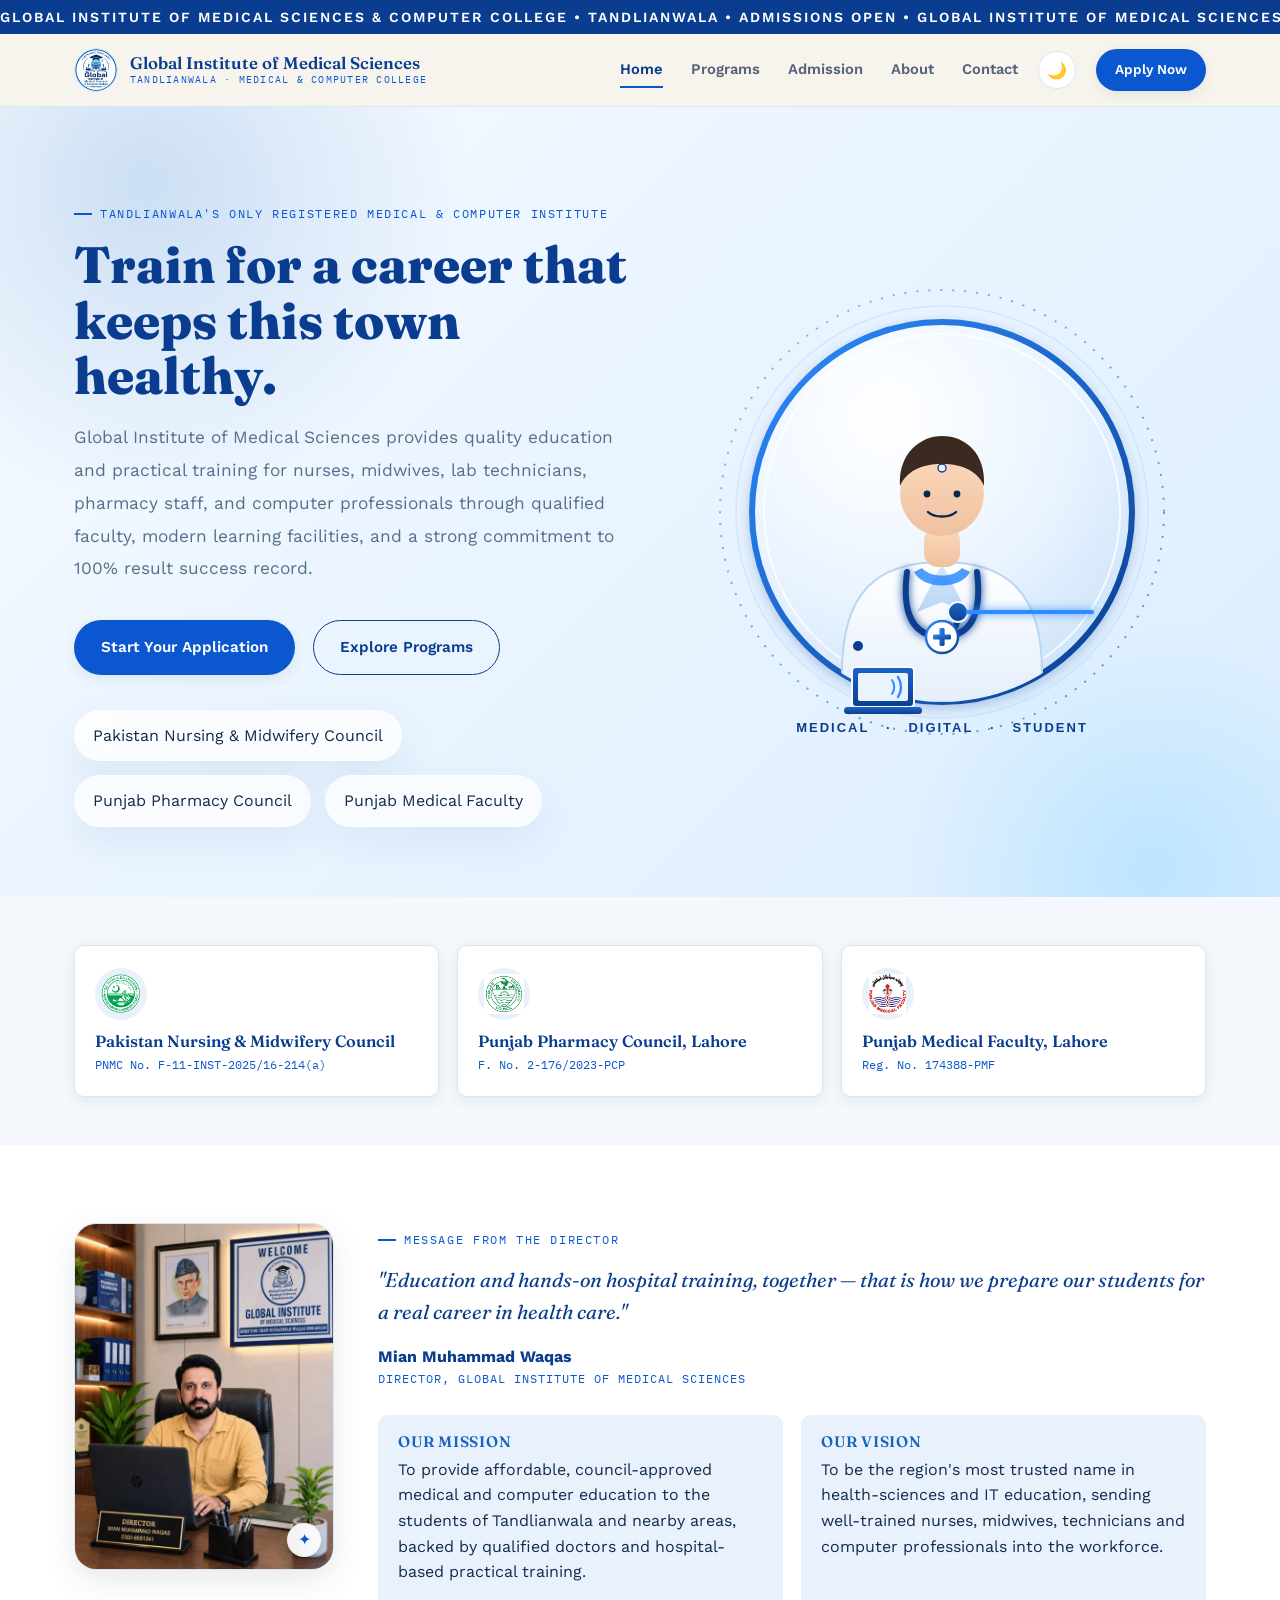
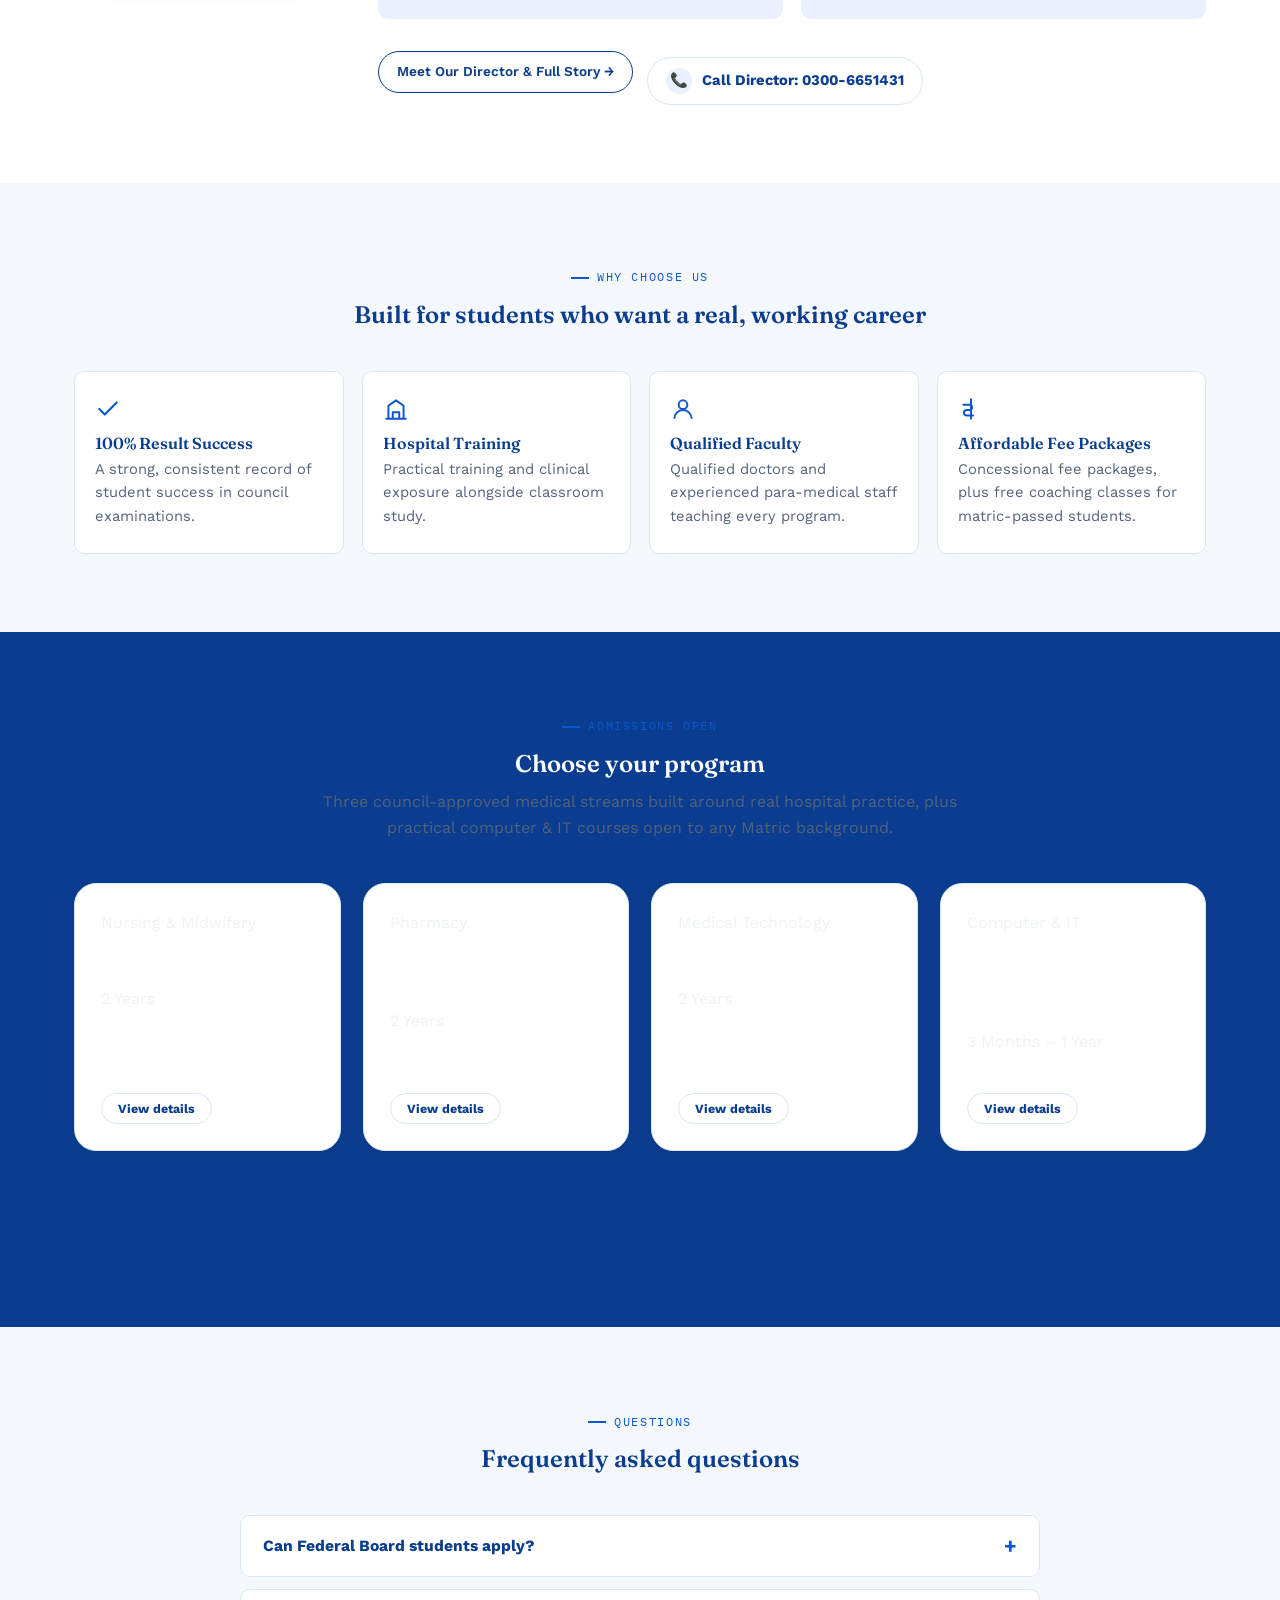
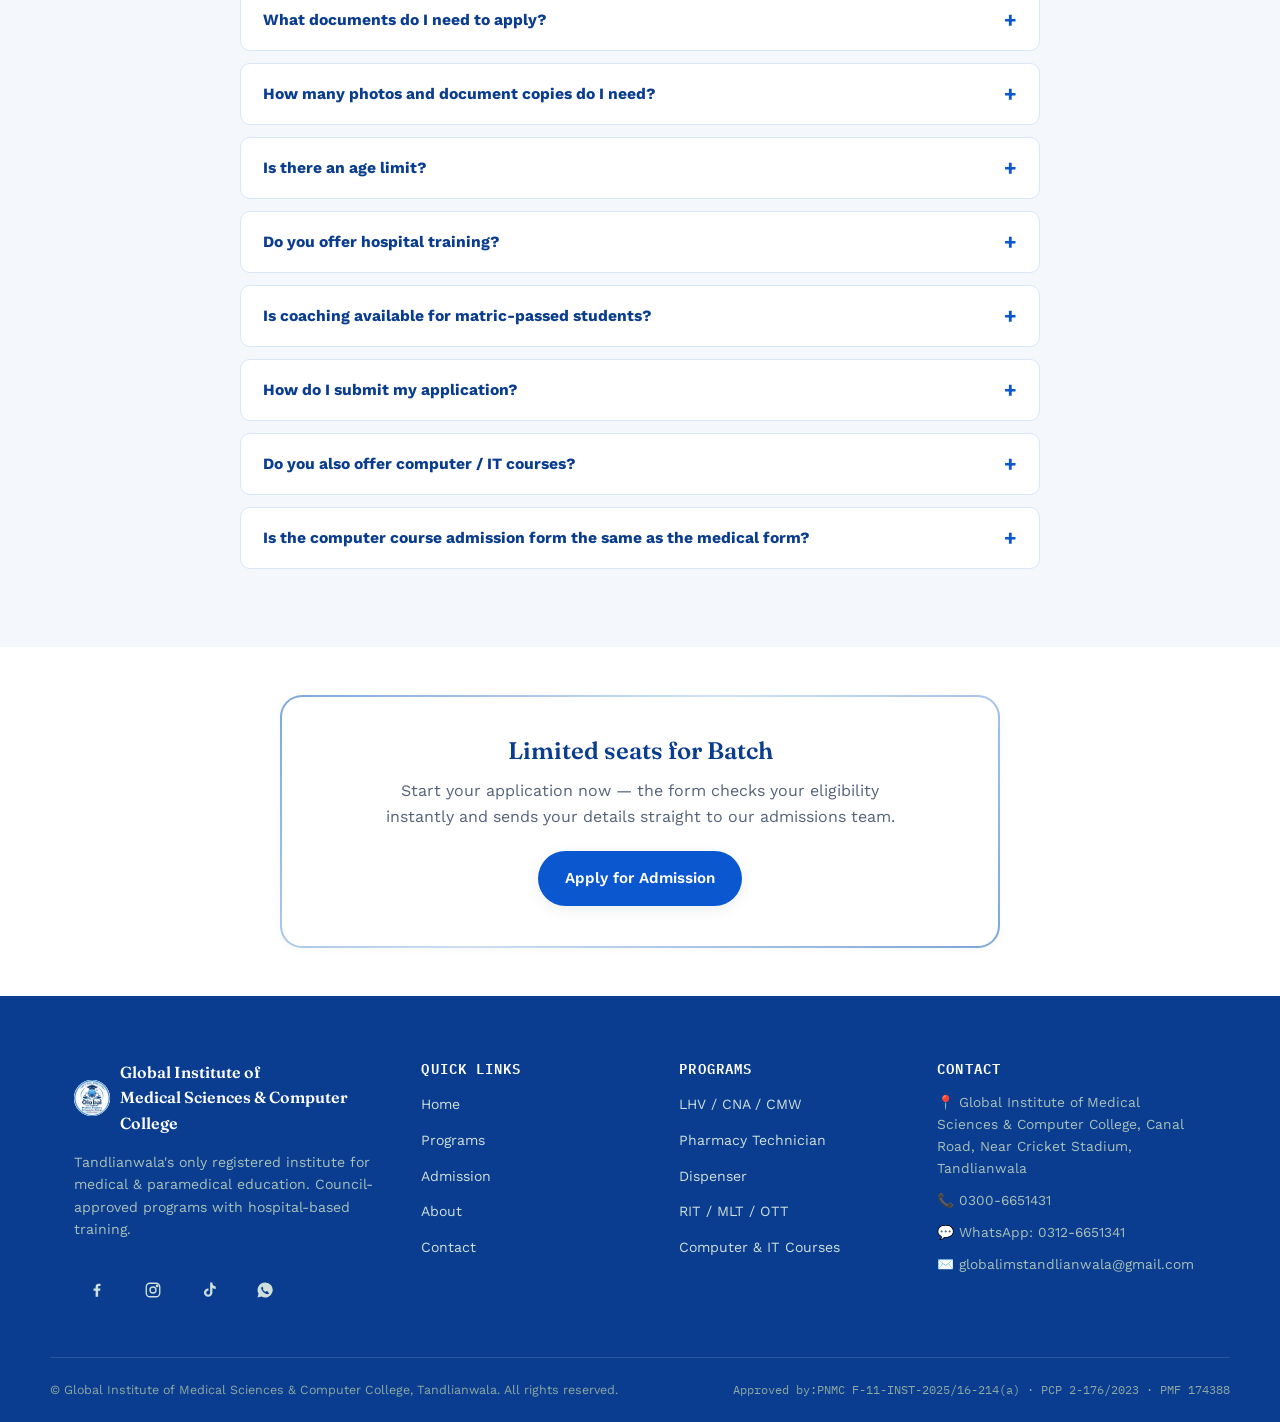
<file: index.html>
<!doctype html>
<html lang="en">
  <head>
    <meta charset="UTF-8" />
    <meta name="viewport" content="width=device-width, initial-scale=1.0" />
    <script>
      // Applied before first paint to avoid a flash of the wrong
      // theme. GIMS defaults to the standard white + blue theme;
      // this only switches to dark if the visitor chose it before.
      (function () {
        try {
          if (localStorage.getItem("gims-theme") === "dark") {
            document.documentElement.setAttribute("data-theme", "dark");
          }
        } catch (e) {}
      })();
    </script>
    <title>
      Global Institute of Medical Sciences &amp; Computer College — Tandlianwala
    </title>
    <meta
      name="description"
      content="Tandlianwala's only registered institute for medical, paramedical and computer education. Admissions open for LHV, CNA, CMW, Pharmacy Technician, Medical Technology and Computer/IT courses."
    />
    <link rel="icon" href="images/logo-real.jpg" type="image/jpeg" />

    <link rel="canonical" href="https://www.gimstandlianwala.edu.pk/" />
    <meta name="robots" content="index, follow" />

    <!-- Open Graph -->
    <meta property="og:type" content="website" />
    <meta
      property="og:site_name"
      content="Global Institute of Medical Sciences & Computer College"
    />
    <meta
      property="og:title"
      content="Global Institute of Medical Sciences & Computer College — Tandlianwala"
    />
    <meta
      property="og:description"
      content="Tandlianwala's only registered institute for medical, paramedical and computer education. Admissions open for LHV, CNA, CMW, Pharmacy Technician, Medical Technology and Computer/IT courses."
    />
    <meta property="og:url" content="https://www.gimstandlianwala.edu.pk/" />
    <meta
      property="og:image"
      content="https://www.gimstandlianwala.edu.pk/images/logo-real.jpg"
    />
    <meta property="og:locale" content="en_PK" />

    <!-- Twitter Card -->
    <meta name="twitter:card" content="summary_large_image" />
    <meta
      name="twitter:title"
      content="Global Institute of Medical Sciences & Computer College — Tandlianwala"
    />
    <meta
      name="twitter:description"
      content="Tandlianwala's only registered institute for medical, paramedical and computer education. Admissions open for LHV, CNA, CMW, Pharmacy Technician, Medical Technology and Computer/IT courses."
    />
    <meta
      name="twitter:image"
      content="https://www.gimstandlianwala.edu.pk/images/logo-real.jpg"
    />
    <link rel="preconnect" href="https://fonts.googleapis.com" />
    <link rel="preconnect" href="https://fonts.gstatic.com" crossorigin />
    <link
      href="https://fonts.googleapis.com/css2?family=Fraunces:wght@400;500;600;700&family=Work+Sans:wght@400;500;600;700&family=IBM+Plex+Mono:wght@400;500;600&display=swap"
      rel="stylesheet"
    />
    <link rel="stylesheet" href="css/style.css" />
    <link rel="stylesheet" href="css/gims-theme-dark.css" />
    <script type="application/ld+json">
      {
        "@context": "https://schema.org",
        "@type": "EducationalOrganization",
        "name": "Global Institute of Medical Sciences & Computer College",
        "url": "https://www.gimstandlianwala.edu.pk/",
        "logo": "https://www.gimstandlianwala.edu.pk/images/logo-real.jpg",
        "image": "https://www.gimstandlianwala.edu.pk/images/logo-real.jpg",
        "description": "Registered institute for medical, paramedical and computer education in Tandlianwala, Punjab, Pakistan.",
        "address": {
          "@type": "PostalAddress",
          "streetAddress": "Canal Road, Near Cricket Stadium",
          "addressLocality": "Tandlianwala",
          "addressRegion": "Punjab",
          "addressCountry": "PK"
        },
        "telephone": "+92-300-6651431",
        "email": "globalimstandlianwala@gmail.com",
        "sameAs": [
          "https://www.facebook.com/profile.php?id=61558160542675",
          "https://instagram.com/Global%20Medical%20College%20Tandlianwala",
          "https://www.tiktok.com/@global_medical_clg_tndla"
        ]
      }
    </script>
  </head>
  <body>
    <div id="preloader" aria-hidden="true">
      <span class="pl-mark">Global Institute</span>
      <span class="pl-bar"></span>
    </div>
    <!-- ================= HEADER ================= -->
    <header class="site-header">
      <div class="ecg-strip">
        <div class="marquee">
          GLOBAL INSTITUTE OF MEDICAL SCIENCES & COMPUTER COLLEGE • TANDLIANWALA
          • ADMISSIONS OPEN • GLOBAL INSTITUTE OF MEDICAL SCIENCES & COMPUTER
          COLLEGE • TANDLIANWALA • ADMISSIONS OPEN •
        </div>
      </div>
      <div class="header-inner">
        <a href="index.html" class="logo-link">
          <img
            src="images/logo-real.jpg"
            alt="Global Institute of Medical Sciences logo"
            width="44"
            height="44"
          />
          <span class="logo-text">
            <span class="name">Global Institute of Medical Sciences</span>
            <span class="place"
              >Tandlianwala &middot; Medical &amp; Computer College</span
            >
          </span>
        </a>
        <nav class="main-nav" id="mainNav">
          <a href="index.html" aria-current="page">Home</a>
          <a href="programs.html">Programs</a>
          <a href="admission.html">Admission</a>
          <a href="about.html">About</a>
          <a href="contact.html">Contact</a>
        </nav>
        <button
          type="button"
          class="gims-theme-toggle"
          id="gimsThemeToggle"
          aria-label="Switch to dark theme"
          aria-pressed="false"
        >
          <span class="gims-theme-toggle-ic" aria-hidden="true">🌙</span>
        </button>
        <a href="admission.html" class="btn btn-primary btn-sm header-cta"
          >Apply Now</a
        >
        <button
          class="nav-toggle"
          aria-label="Toggle menu"
          aria-expanded="false"
          aria-controls="mainNav"
        >
          ☰
        </button>
      </div>
    </header>

    <!-- ================= HERO ================= -->
    <section class="hero">
      <span class="hero-glow" aria-hidden="true"></span>
      <div class="container hero-grid">
        <div>
          <div class="eyebrow">
            Tandlianwala's only registered medical & Computer institute
          </div>
          <h1 data-split-words>
            Train for a career that keeps this town healthy.
          </h1>
          <p class="lede">
            Global Institute of Medical Sciences provides quality education and
            practical training for nurses, midwives, lab technicians, pharmacy
            staff, and computer professionals through qualified faculty, modern
            learning facilities, and a strong commitment to 100% result success
            record.
          </p>
          <div class="hero-ctas">
            <a href="admission.html" class="btn btn-primary gims-shine-btn"
              >Start Your Application</a
            >
            <a href="programs.html" class="btn btn-outline gims-hover-btn"
              >Explore Programs</a
            >
          </div>
          <div class="hero-badge-row">
            <span class="hero-badge"
              ><span class="dot"></span> Pakistan Nursing &amp; Midwifery
              Council</span
            >
            <span class="hero-badge"
              ><span class="dot"></span> Punjab Pharmacy Council</span
            >
            <span class="hero-badge"
              ><span class="dot"></span> Punjab Medical Faculty</span
            >
          </div>
        </div>
        <div class="stage">
          <svg
            class="badge-svg"
            viewBox="0 0 480 480"
            xmlns="http://www.w3.org/2000/svg"
          >
            <defs>
              <radialGradient id="bgCircle" cx="35%" cy="25%" r="80%">
                <stop offset="0%" stop-color="#FFFFFF" />
                <stop offset="60%" stop-color="#EAF4FF" />
                <stop offset="100%" stop-color="#CFE4FA" />
              </radialGradient>
              <linearGradient id="ringGrad" x1="0" y1="0" x2="1" y2="1">
                <stop offset="0%" stop-color="#2E8CFF" />
                <stop offset="100%" stop-color="#0B3E8F" />
              </linearGradient>
              <linearGradient id="coatGrad" x1="0" y1="0" x2="0" y2="1">
                <stop offset="0%" stop-color="#FFFFFF" />
                <stop offset="100%" stop-color="#E4EFFB" />
              </linearGradient>
              <linearGradient id="skinGrad" x1="0" y1="0" x2="0" y2="1">
                <stop offset="0%" stop-color="#FBD9BB" />
                <stop offset="100%" stop-color="#EFC1A0" />
              </linearGradient>
              <linearGradient id="scrubShadow" x1="0" y1="0" x2="0" y2="1">
                <stop offset="0%" stop-color="#D6E7FA" />
                <stop offset="100%" stop-color="#B9D6F3" />
              </linearGradient>
              <linearGradient id="crossGrad" x1="0" y1="0" x2="1" y2="1">
                <stop offset="0%" stop-color="#2E8CFF" />
                <stop offset="100%" stop-color="#0B3E8F" />
              </linearGradient>
              <linearGradient id="laptopGrad" x1="0" y1="0" x2="0" y2="1">
                <stop offset="0%" stop-color="#1E63C9" />
                <stop offset="100%" stop-color="#0B3E8F" />
              </linearGradient>
              <radialGradient id="softShadow" cx="50%" cy="50%" r="50%">
                <stop offset="0%" stop-color="#0B3E8F" stop-opacity=".18" />
                <stop offset="100%" stop-color="#0B3E8F" stop-opacity="0" />
              </radialGradient>
              <filter id="glow" x="-60%" y="-60%" width="220%" height="220%">
                <feGaussianBlur stdDeviation="4" result="b" />
                <feMerge>
                  <feMergeNode in="b" />
                  <feMergeNode in="SourceGraphic" />
                </feMerge>
              </filter>
              <filter
                id="cardShadow"
                x="-40%"
                y="-40%"
                width="180%"
                height="180%"
              >
                <feDropShadow
                  dx="0"
                  dy="4"
                  stdDeviation="6"
                  flood-color="#0B3E8F"
                  flood-opacity="0.25"
                />
              </filter>
              <clipPath id="circleClip">
                <circle cx="240" cy="240" r="190" />
              </clipPath>
            </defs>

            <!-- outer premium ring -->
            <circle
              class="ring"
              cx="240"
              cy="240"
              r="222"
              fill="none"
              stroke="url(#ringGrad)"
              stroke-width="2"
              stroke-dasharray="2 10"
              opacity=".55"
            />
            <circle
              cx="240"
              cy="240"
              r="206"
              fill="none"
              stroke="#BFE0FF"
              stroke-width="1.5"
              opacity=".6"
            />

            <!-- main badge circle -->
            <circle
              cx="240"
              cy="240"
              r="190"
              fill="url(#bgCircle)"
              stroke="url(#ringGrad)"
              stroke-width="6"
              filter="url(#cardShadow)"
            />
            <circle
              cx="240"
              cy="240"
              r="178"
              fill="none"
              stroke="#FFFFFF"
              stroke-width="2"
              opacity=".8"
            />

            <g clip-path="url(#circleClip)">
              <ellipse
                cx="240"
                cy="440"
                rx="190"
                ry="60"
                fill="url(#softShadow)"
              />

              <!-- ===== FULL DOCTOR FIGURE ===== -->
              <g class="float">
                <!-- body / coat -->
                <path
                  d="M140,400 C140,320 175,290 240,290 C305,290 340,320 340,400 L340,430 L140,430 Z"
                  fill="url(#coatGrad)"
                  stroke="#B9D6F3"
                  stroke-width="2"
                />
                <!-- coat lapel -->
                <path
                  d="M240,292 L215,340 L240,330 L265,340 Z"
                  fill="url(#scrubShadow)"
                />
                <!-- scrub collar under coat -->
                <path
                  d="M212,300 C222,318 258,318 268,300 L260,296 C252,306 228,306 220,296 Z"
                  fill="#2E8CFF"
                  opacity=".85"
                />

                <!-- neck -->
                <rect
                  x="222"
                  y="255"
                  width="36"
                  height="40"
                  rx="14"
                  fill="url(#skinGrad)"
                />
                <!-- head -->
                <circle cx="240" cy="222" r="42" fill="url(#skinGrad)" />
                <!-- hair -->
                <path
                  d="M198,214 C196,182 218,164 240,164 C264,164 284,182 282,214 C276,200 262,192 240,192 C218,192 204,200 198,214 Z"
                  fill="#3B2A22"
                />
                <!-- simple face -->
                <circle cx="225" cy="222" r="3.4" fill="#0A2A4D" />
                <circle cx="255" cy="222" r="3.4" fill="#0A2A4D" />
                <path
                  d="M226,240 C232,246 248,246 254,240"
                  fill="none"
                  stroke="#0A2A4D"
                  stroke-width="2.4"
                  stroke-linecap="round"
                />

                <!-- head mirror band (classic doctor emblem, subtle) -->
                <circle
                  cx="240"
                  cy="196"
                  r="4"
                  fill="#EAF4FF"
                  stroke="#0B3E8F"
                  stroke-width="1.4"
                />

                <!-- stethoscope -->
                <path
                  d="M205,300 C200,340 210,360 232,364 C250,367 258,352 256,338"
                  fill="none"
                  stroke="#0B3E8F"
                  stroke-width="6"
                  stroke-linecap="round"
                  filter="url(#glow)"
                />
                <path
                  d="M275,300 C280,340 270,360 248,364"
                  fill="none"
                  stroke="#0B3E8F"
                  stroke-width="6"
                  stroke-linecap="round"
                  filter="url(#glow)"
                />
                <circle
                  cx="256"
                  cy="340"
                  r="10"
                  fill="url(#laptopGrad)"
                  stroke="#F7FBFF"
                  stroke-width="2"
                />

                <!-- coat cross badge -->
                <g transform="translate(240,365)">
                  <circle
                    r="16"
                    fill="#FFFFFF"
                    stroke="url(#crossGrad)"
                    stroke-width="2.4"
                  />
                  <rect
                    x="-2.6"
                    y="-9"
                    width="5.2"
                    height="18"
                    rx="1.4"
                    fill="url(#crossGrad)"
                  />
                  <rect
                    x="-9"
                    y="-2.6"
                    width="18"
                    height="5.2"
                    rx="1.4"
                    fill="url(#crossGrad)"
                  />
                </g>
              </g>
            </g>

            <!-- ===== ECG line arcing across the badge ===== -->
            <g transform="translate(90,300)">
              <polyline
                class="ecg"
                points="0,40 26,40 40,40 52,10 66,74 80,20 94,40 300,40"
                fill="none"
                stroke="#2E8CFF"
                stroke-width="4"
                stroke-linecap="round"
                stroke-linejoin="round"
                filter="url(#glow)"
              />
              <circle class="pulse-dot" cx="66" cy="74" r="5" fill="#0B3E8F" />
            </g>

            <!-- ===== laptop / computer icon: "digital learning for students" ===== -->
            <g transform="translate(150,395)">
              <rect
                x="0"
                y="0"
                width="62"
                height="40"
                rx="4"
                fill="url(#laptopGrad)"
                stroke="#F7FBFF"
                stroke-width="2"
              />
              <rect x="6" y="6" width="50" height="28" rx="2" fill="#EAF4FF" />
              <path
                d="M46,10 C50,16 50,24 46,30"
                fill="none"
                stroke="#2E8CFF"
                stroke-width="2.4"
                stroke-linecap="round"
              />
              <path
                d="M40,13 C43,17 43,23 40,27"
                fill="none"
                stroke="#2E8CFF"
                stroke-width="2"
                stroke-linecap="round"
              />
              <rect
                x="-8"
                y="40"
                width="78"
                height="7"
                rx="3.5"
                fill="url(#laptopGrad)"
              />
            </g>

            <!-- badge label -->
            <text
              x="240"
              y="460"
              text-anchor="middle"
              fill="#0B3E8F"
              font-family="-apple-system, 'Segoe UI', sans-serif"
              font-size="13"
              letter-spacing="2"
              font-weight="600"
            >
              MEDICAL &nbsp; · &nbsp; DIGITAL &nbsp; · &nbsp; STUDENT
            </text>
          </svg>
        </div>
      </div>
    </section>

    <!-- ================= TRUST STRIP ================= -->
    <section class="section-tight">
      <div class="container">
        <div class="trust-strip">
          <div class="trust-card">
            <div class="seal">
              <img
                src="images/pnmc.png"
                alt="Pakistan Nursing &amp; Midwifery Council seal"
                width="300"
                height="294"
                loading="lazy"
              />
            </div>
            <h4>Pakistan Nursing &amp; Midwifery Council</h4>
            <div class="lic-no">PNMC No. F-11-INST-2025/16-214(a)</div>
          </div>
          <div class="trust-card">
            <div class="seal">
              <img
                src="images/pharmacy-council.png"
                alt="Punjab Pharmacy Council seal"
                width="600"
                height="600"
                loading="lazy"
              />
            </div>
            <h4>Punjab Pharmacy Council, Lahore</h4>
            <div class="lic-no">F. No. 2-176/2023-PCP</div>
          </div>
          <div class="trust-card">
            <div class="seal">
              <img
                src="images/pmf.png"
                alt="Punjab Medical Faculty seal"
                width="257"
                height="277"
                loading="lazy"
              />
            </div>
            <h4>Punjab Medical Faculty, Lahore</h4>
            <div class="lic-no">Reg. No. 174388-PMF</div>
          </div>
        </div>
      </div>
    </section>

    <!-- ================= DIRECTOR / MISSION ================= -->
    <section class="section section-alt">
      <div class="container director-grid">
        <div class="gims-director-card">
          <img
            class="director-photo"
            src="images/director.jpg"
            alt="Mian Muhammad Waqas, Director, Global Institute of Medical Sciences"
            width="1080"
            height="1440"
            loading="lazy"
          />
          <span class="gims-director-accent" aria-hidden="true">✦</span>
        </div>
        <div>
          <div class="eyebrow">Message from the director</div>
          <p class="director-quote">
            "Education and hands-on hospital training, together — that is how we
            prepare our students for a real career in health care."
          </p>
          <div class="director-name">Mian Muhammad Waqas</div>
          <div class="director-title">
            Director, Global Institute of Medical Sciences
          </div>
          <div class="mv-grid">
            <div class="mv-card">
              <h4>Our Mission</h4>
              <p>
                To provide affordable, council-approved medical and computer
                education to the students of Tandlianwala and nearby areas,
                backed by qualified doctors and hospital-based practical
                training.
              </p>
            </div>
            <div class="mv-card">
              <h4>Our Vision</h4>
              <p>
                To be the region's most trusted name in health-sciences and IT
                education, sending well-trained nurses, midwives, technicians
                and computer professionals into the workforce.
              </p>
            </div>
          </div>
          <div
            style="
              display: flex;
              flex-wrap: wrap;
              gap: 14px;
              align-items: center;
              margin-top: 20px;
            "
          >
            <a href="about.html" class="btn btn-outline btn-sm"
              >Meet Our Director &amp; Full Story →</a
            >
            <a href="tel:+923006651431" class="gims-director-contact">
              <span class="ic" aria-hidden="true">📞</span>
              Call Director: 0300-6651431
            </a>
          </div>
        </div>
      </div>
    </section>

    <!-- ================= WHY CHOOSE US ================= -->
    <section class="section">
      <div class="container">
        <div class="section-head">
          <div class="eyebrow" style="justify-content: center">
            Why choose us
          </div>
          <h2>Built for students who want a real, working career</h2>
        </div>
        <div class="feature-grid">
          <div class="feature-card">
            <div class="icon">
              <svg width="26" height="26" viewBox="0 0 24 24" fill="none">
                <path
                  d="M4 12l5 5L20 6"
                  stroke="currentColor"
                  stroke-width="2"
                  stroke-linecap="round"
                  stroke-linejoin="round"
                />
              </svg>
            </div>
            <h4>100% Result Success</h4>
            <p>
              A strong, consistent record of student success in council
              examinations.
            </p>
          </div>
          <div class="feature-card">
            <div class="icon">
              <svg width="26" height="26" viewBox="0 0 24 24" fill="none">
                <path
                  d="M3 21h18M5 21V9l7-5 7 5v12M9 21v-6h6v6"
                  stroke="currentColor"
                  stroke-width="1.8"
                  stroke-linecap="round"
                  stroke-linejoin="round"
                />
              </svg>
            </div>
            <h4>Hospital Training</h4>
            <p>
              Practical training and clinical exposure alongside classroom
              study.
            </p>
          </div>
          <div class="feature-card">
            <div class="icon">
              <svg width="26" height="26" viewBox="0 0 24 24" fill="none">
                <circle
                  cx="12"
                  cy="8"
                  r="4"
                  stroke="currentColor"
                  stroke-width="1.8"
                />
                <path
                  d="M4 21c0-4.4 3.6-8 8-8s8 3.6 8 8"
                  stroke="currentColor"
                  stroke-width="1.8"
                />
              </svg>
            </div>
            <h4>Qualified Faculty</h4>
            <p>
              Qualified doctors and experienced para-medical staff teaching
              every program.
            </p>
          </div>
          <div class="feature-card">
            <div class="icon">
              <svg width="26" height="26" viewBox="0 0 24 24" fill="none">
                <path
                  d="M12 3v18M5 8h5.5a2.5 2.5 0 010 5H8a2.5 2.5 0 000 5h6"
                  stroke="currentColor"
                  stroke-width="1.8"
                  stroke-linecap="round"
                />
              </svg>
            </div>
            <h4>Affordable Fee Packages</h4>
            <p>
              Concessional fee packages, plus free coaching classes for
              matric-passed students.
            </p>
          </div>
        </div>
      </div>
    </section>

    <!-- ================= PROGRAMS PREVIEW ================= -->
    <section class="section section-navy">
      <div class="container">
        <div class="section-head">
          <div class="eyebrow" style="justify-content: center">
            Admissions open
          </div>
          <h2>Choose your program</h2>
          <p>
            Three council-approved medical streams built around real hospital
            practice, plus practical computer &amp; IT courses open to any
            Matric background.
          </p>
        </div>
        <div class="program-grid">
          <div
            class="gims-flip-card"
            tabindex="0"
            aria-label="Nursing & Midwifery programs — press Enter to flip for details"
          >
            <div class="gims-flip-card-inner">
              <div class="gims-flip-card-front">
                <span class="cat-tag">Nursing &amp; Midwifery</span>
                <h3>CNA · CMW · LHV</h3>
                <span class="dur">2 Years</span>
                <button
                  type="button"
                  class="gims-flip-toggle"
                  aria-label="Show eligibility and details for Nursing & Midwifery programs"
                >
                  View details
                </button>
              </div>
              <div class="gims-flip-card-back">
                <div>
                  <h4>CNA · CMW · LHV</h4>
                  <p>
                    Certified Nursing Assistant, Community Midwife and Lady
                    Health Visitor — approved by the Pakistan Nursing &amp;
                    Midwifery Council and Punjab Medical Faculty.
                  </p>
                  <div class="gims-flip-meta">
                    Eligibility: Matric, 40–45% marks
                  </div>
                  <div class="gims-flip-meta">Age limit: 35–40 years</div>
                </div>
                <a class="card-link" href="programs.html#nursing"
                  >View full details →</a
                >
                <button
                  type="button"
                  class="gims-flip-toggle"
                  aria-label="Hide details"
                >
                  ← Back
                </button>
              </div>
            </div>
          </div>

          <div
            class="gims-flip-card"
            tabindex="0"
            aria-label="Pharmacy programs — press Enter to flip for details"
          >
            <div class="gims-flip-card-inner">
              <div class="gims-flip-card-front">
                <span class="cat-tag">Pharmacy</span>
                <h3>Pharmacy Technician · Dispenser</h3>
                <span class="dur">2 Years</span>
                <button
                  type="button"
                  class="gims-flip-toggle"
                  aria-label="Show eligibility and details for Pharmacy programs"
                >
                  View details
                </button>
              </div>
              <div class="gims-flip-card-back">
                <div>
                  <h4>Pharmacy Technician · Dispenser</h4>
                  <p>
                    Approved by the Punjab Pharmacy Council, Lahore — a direct
                    route to your own medical store.
                  </p>
                  <div class="gims-flip-meta">
                    Eligibility: Matric (Science), 45% marks
                  </div>
                  <div class="gims-flip-meta">Age limit: 35 years</div>
                </div>
                <a class="card-link" href="programs.html#pharmacy"
                  >View full details →</a
                >
                <button
                  type="button"
                  class="gims-flip-toggle"
                  aria-label="Hide details"
                >
                  ← Back
                </button>
              </div>
            </div>
          </div>

          <div
            class="gims-flip-card"
            tabindex="0"
            aria-label="Medical Technology programs — press Enter to flip for details"
          >
            <div class="gims-flip-card-inner">
              <div class="gims-flip-card-front">
                <span class="cat-tag">Medical Technology</span>
                <h3>RIT · MLT · OTT</h3>
                <span class="dur">2 Years</span>
                <button
                  type="button"
                  class="gims-flip-toggle"
                  aria-label="Show eligibility and details for Medical Technology programs"
                >
                  View details
                </button>
              </div>
              <div class="gims-flip-card-back">
                <div>
                  <h4>RIT · MLT · OTT</h4>
                  <p>
                    X-Ray, Medical Lab and Operation Theatre Technician
                    diplomas, approved by the Punjab Medical Faculty.
                  </p>
                  <div class="gims-flip-meta">
                    Eligibility: Matric Science or F.Sc, 45% marks
                  </div>
                  <div class="gims-flip-meta">Age limit: 35 years</div>
                </div>
                <a class="card-link" href="programs.html#medtech"
                  >View full details →</a
                >
                <button
                  type="button"
                  class="gims-flip-toggle"
                  aria-label="Hide details"
                >
                  ← Back
                </button>
              </div>
            </div>
          </div>

          <div
            class="gims-flip-card"
            tabindex="0"
            aria-label="Computer & IT courses — press Enter to flip for details"
          >
            <div class="gims-flip-card-inner">
              <div class="gims-flip-card-front">
                <span class="cat-tag">Computer &amp; IT</span>
                <h3>
                  Basic Computer · Graphic Design · Web Dev · AI &amp; more
                </h3>
                <span class="dur">3 Months – 1 Year</span>
                <button
                  type="button"
                  class="gims-flip-toggle"
                  aria-label="Show eligibility and details for Computer & IT courses"
                >
                  View details
                </button>
              </div>
              <div class="gims-flip-card-back">
                <div>
                  <h4>Computer &amp; IT Courses</h4>
                  <p>
                    Short-course computer training open to any Matric background
                    — no science subjects required.
                  </p>
                  <div class="gims-flip-meta">
                    Eligibility: Matric (any group)
                  </div>
                  <div class="gims-flip-meta">No minimum percentage</div>
                </div>
                <a class="card-link" href="programs.html#computer"
                  >View full details →</a
                >
                <button
                  type="button"
                  class="gims-flip-toggle"
                  aria-label="Hide details"
                >
                  ← Back
                </button>
              </div>
            </div>
          </div>
        </div>
        <p style="text-align: center; margin-top: 28px">
          <a href="programs.html" class="btn btn-outline gims-hover-btn"
            >View All Programs</a
          >
        </p>
      </div>
    </section>

    <!-- ================= FAQ ================= -->
    <section class="section" id="faq">
      <div class="container">
        <div class="section-head">
          <div class="eyebrow" style="justify-content: center">Questions</div>
          <h2>Frequently asked questions</h2>
        </div>
        <div class="faq-list">
          <div class="faq-item">
            <button class="faq-q">
              Can Federal Board students apply? <span class="plus">+</span>
            </button>
            <div class="faq-a">
              <div class="faq-a-inner">
                Yes. Students who have simply passed Matric from the Federal
                Board can apply for the applicable Punjab Medical Faculty (PMF)
                courses — the Matric group does not matter, so Arts, Science and
                Computer Science students are all accepted, and Matric
                percentage does not block this rule. This applies to the
                applicable PMF courses specifically, not automatically to every
                GIMS program, and the usual required documents must still be
                submitted with the application.
              </div>
            </div>
          </div>
          <div class="faq-item">
            <button class="faq-q">
              What documents do I need to apply? <span class="plus">+</span>
            </button>
            <div class="faq-a">
              <div class="faq-a-inner">
                Matric-based applicants need their Matric Result Card, Matric
                Certificate, Applicant CNIC/B-Form, Father/Guardian CNIC,
                Domicile Certificate and passport-size pictures. F.Sc/F.A-based
                applicants additionally submit their F.Sc/F.A Result Card and
                Certificate. The Admission page shows the exact list — and the
                exact photo/copy count — for your selected program.
              </div>
            </div>
          </div>
          <div class="faq-item">
            <button class="faq-q">
              How many photos and document copies do I need?
              <span class="plus">+</span>
            </button>
            <div class="faq-a">
              <div class="faq-a-inner">
                For Nursing programs (LHV, CNA and CMW): 12 passport-size
                photographs are required, a white dupatta or white scarf is
                mandatory for Nursing applicants, and 12 copies of each required
                document are required. For all other programs (Pharmacy,
                Dispenser, MLT, RIT, OTT and other applicable courses): 6
                passport-size photographs are required, and 6 copies of each
                required document are required.
              </div>
            </div>
          </div>
          <div class="faq-item">
            <button class="faq-q">
              Is there an age limit? <span class="plus">+</span>
            </button>
            <div class="faq-a">
              <div class="faq-a-inner">
                Yes, and it varies by program — generally 35 years, and up to 40
                years for the Community Midwife (CMW) program. The admission
                form checks this automatically from your date of birth.
              </div>
            </div>
          </div>
          <div class="faq-item">
            <button class="faq-q">
              Do you offer hospital training? <span class="plus">+</span>
            </button>
            <div class="faq-a">
              <div class="faq-a-inner">
                Yes. Every program includes hospital and clinical practical
                training alongside classroom teaching, supervised by qualified
                doctors and para-medical staff.
              </div>
            </div>
          </div>
          <div class="faq-item">
            <button class="faq-q">
              Is coaching available for matric-passed students?
              <span class="plus">+</span>
            </button>
            <div class="faq-a">
              <div class="faq-a-inner">
                Yes, free coaching classes are offered for students who have
                recently completed their matric examinations.
              </div>
            </div>
          </div>
          <div class="faq-item">
            <button class="faq-q">
              How do I submit my application? <span class="plus">+</span>
            </button>
            <div class="faq-a">
              <div class="faq-a-inner">
                Fill in the online Admission form — it checks your eligibility
                automatically. Once you review and confirm, your application is
                sent straight to our admissions email and our team will contact
                you on the phone/WhatsApp number you provide.
              </div>
            </div>
          </div>
          <div class="faq-item">
            <button class="faq-q">
              Do you also offer computer / IT courses?
              <span class="plus">+</span>
            </button>
            <div class="faq-a">
              <div class="faq-a-inner">
                Yes — Basic Computer, Office Management, Graphic Designing, Web
                Development, Digital Marketing &amp; SEO, Artificial
                Intelligence, Freelancing and E-Commerce, in 3-month, 6-month
                and 1-year batches. These are open to students from any Matric
                background, including students free from Matric exams, with no
                science-subject requirement.
              </div>
            </div>
          </div>
          <div class="faq-item">
            <button class="faq-q">
              Is the computer course admission form the same as the medical
              form? <span class="plus">+</span>
            </button>
            <div class="faq-a">
              <div class="faq-a-inner">
                No — the Admission page has two separate tabs: one for Medical
                &amp; Nursing programs (with the eligibility checker), and a
                separate, simpler form for Computer &amp; IT courses. Pick the
                tab that matches what you're applying for.
              </div>
            </div>
          </div>
        </div>
      </div>
    </section>

    <!-- ================= CTA BANNER ================= -->
    <section class="section-tight section-alt">
      <div class="container">
        <div class="gims-glow-card" style="max-width: 720px; margin: 0 auto">
          <div class="gims-glow-card-inner">
            <h2 style="margin-bottom: 14px">Limited seats for Batch</h2>
            <p
              style="
                color: var(--ink-soft);
                max-width: 52ch;
                margin: 0 auto 22px;
              "
            >
              Start your application now — the form checks your eligibility
              instantly and sends your details straight to our admissions team.
            </p>
            <a href="admission.html" class="btn btn-primary gims-shine-btn"
              >Apply for Admission</a
            >
          </div>
        </div>
      </div>
    </section>

    <!-- ================= FOOTER ================= -->
    <footer class="site-footer" id="contact-snippet">
      <div class="container footer-grid">
        <div class="footer-about">
          <div class="f-logo">
            <img
              src="images/logo-real.jpg"
              alt="Global Institute of Medical Sciences logo"
              width="36"
              height="36"
            />
            <span class="name"
              >Global Institute of<br />Medical Sciences & Computer
              College</span
            >
          </div>
          <p>
            Tandlianwala's only registered institute for medical &amp;
            paramedical education. Council-approved programs with hospital-based
            training.
          </p>
          <div class="social-row" style="justify-content: flex-start">
            <a
              class="social-btn gims-social-tooltip"
              data-tooltip="Follow GIMS on Facebook"
              href="https://www.facebook.com/profile.php?id=61558160542675"
              target="_blank"
              rel="noopener"
              aria-label="Facebook"
              ><svg
                width="18"
                height="18"
                viewBox="0 0 24 24"
                fill="currentColor"
              >
                <path
                  d="M13.5 21v-8h2.7l.4-3.1h-3.1V8c0-.9.25-1.5 1.55-1.5H16.7V3.7C16.4 3.66 15.4 3.57 14.24 3.57c-2.42 0-4.08 1.48-4.08 4.19V9.9H7.4V13h2.76v8h3.34z"
                /></svg
            ></a>
            <a
              class="social-btn gims-social-tooltip"
              data-tooltip="Follow GIMS on Instagram"
              href="https://instagram.com/Global%20Medical%20College%20Tandlianwala"
              target="_blank"
              rel="noopener"
              aria-label="Instagram"
              ><svg
                width="18"
                height="18"
                viewBox="0 0 24 24"
                fill="none"
                stroke="currentColor"
                stroke-width="1.8"
              >
                <rect x="3" y="3" width="18" height="18" rx="5" />
                <circle cx="12" cy="12" r="4" />
                <circle cx="17.5" cy="6.5" r="1" /></svg
            ></a>
            <a
              class="social-btn gims-social-tooltip"
              data-tooltip="Follow GIMS on TikTok"
              href="https://www.tiktok.com/@global_medical_clg_tndla?_r=1&amp;_t=ZS-98BRpgxeo1"
              target="_blank"
              rel="noopener"
              aria-label="TikTok"
              ><svg
                width="18"
                height="18"
                viewBox="0 0 24 24"
                fill="currentColor"
              >
                <path
                  d="M16.5 2h-3v13.6a2.6 2.6 0 11-2.2-2.57V9.9a5.6 5.6 0 00-.4 0A5.6 5.6 0 1016.5 15.5V9.2a8.2 8.2 0 004.5 1.35V7.4a5.3 5.3 0 01-4.5-5.4z"
                /></svg
            ></a>
            <a
              class="social-btn gims-social-tooltip"
              data-tooltip="Chat with GIMS on WhatsApp"
              href="https://wa.me/923126651341"
              target="_blank"
              rel="noopener"
              aria-label="WhatsApp"
              ><svg
                width="18"
                height="18"
                viewBox="0 0 24 24"
                fill="currentColor"
              >
                <path
                  d="M12 2a10 10 0 00-8.6 15L2 22l5.2-1.4A10 10 0 1012 2zm5.7 14.3c-.2.6-1.4 1.2-1.9 1.2-.5.1-1.1.1-1.8-.1a13 13 0 01-4.1-2.5 12.6 12.6 0 01-2.4-3.4c-.3-.6-.6-1.3-.6-2 0-.7.4-1.1.6-1.3l.5-.5c.2-.2.4-.3.6 0l1.1 1.7c.1.2.1.4 0 .6l-.5.7c-.1.2-.1.4 0 .6.4.7 1 1.4 1.6 1.9.6.5 1.3.9 2 1.2.2.1.4.1.5-.1l.6-.8c.2-.2.4-.3.6-.1l1.6 1c.2.1.3.3.3.5 0 .2 0 .5-.1.7z"
                /></svg
            ></a>
          </div>
        </div>
        <div>
          <h4>Quick Links</h4>
          <ul>
            <li><a href="index.html">Home</a></li>
            <li><a href="programs.html">Programs</a></li>
            <li><a href="admission.html">Admission</a></li>
            <li>
              <a href="about.html">About</a>
            </li>
            <li>
              <a href="contact.html">Contact</a>
            </li>
          </ul>
        </div>
        <div>
          <h4>Programs</h4>
          <ul>
            <li><a href="programs.html#nursing">LHV / CNA / CMW</a></li>
            <li><a href="programs.html#pharmacy">Pharmacy Technician</a></li>
            <li><a href="programs.html#pharmacy">Dispenser</a></li>
            <li><a href="programs.html#medtech">RIT / MLT / OTT</a></li>
            <li>
              <a href="programs.html#computer">Computer &amp; IT Courses</a>
            </li>
          </ul>
        </div>
        <div class="footer-contact">
          <h4>Contact</h4>
          <ul>
            <li>
              📍 Global Institute of Medical Sciences & Computer College, Canal
              Road, Near Cricket Stadium, Tandlianwala
            </li>
            <li>📞 0300-6651431</li>
            <li>💬 WhatsApp: 0312-6651341</li>
            <li>✉️ globalimstandlianwala@gmail.com</li>
          </ul>
        </div>
      </div>
      <div class="container footer-bottom">
        <span
          >© Global Institute of Medical Sciences & Computer College,
          Tandlianwala. All rights reserved.</span
        >
        <span class="lic-nos"
          >Approved by:PNMC F-11-INST-2025/16-214(a) · PCP 2-176/2023 · PMF
          174388</span
        >
      </div>
    </footer>

    <nav class="gims-mobile-nav" aria-label="Mobile quick navigation">
      <a href="index.html" data-page="index.html">
        <span class="ic" aria-hidden="true">🏠</span>
        <span>Home</span>
      </a>
      <a href="programs.html" data-page="programs.html">
        <span class="ic" aria-hidden="true">📚</span>
        <span>Programs</span>
      </a>
      <a
        href="admission.html"
        class="gims-mobile-nav-cta"
        data-page="admission.html"
      >
        <span class="ic" aria-hidden="true">📝</span>
        <span>Admission</span>
      </a>
      <a href="contact.html" data-page="contact.html">
        <span class="ic" aria-hidden="true">📞</span>
        <span>Contact</span>
      </a>
      <a href="about.html" data-page="about.html">
        <span class="ic" aria-hidden="true">☰</span>
        <span>More</span>
      </a>
    </nav>

    <script src="js/data/programs.js"></script>
    <script src="js/admission/formSubmit.js"></script>
    <script src="js/admission/medicalAdmission.js"></script>
    <script src="js/admission/computerAdmission.js"></script>
    <script src="js/pages/contactForm.js"></script>
    <script src="js/pages/programsPage.js"></script>
    <script src="js/ui/nav.js"></script>
    <script src="js/ui/faq.js"></script>
    <script src="js/ui/theme.js"></script>
    <script src="js/ui/mobileNav.js"></script>
    <script src="js/ui/animations.js"></script>
    <script src="js/ui/flipCards.js"></script>
    <script src="js/ui/preloader.js"></script>
    <script src="js/main.js"></script>
  </body>
</html>
</file>
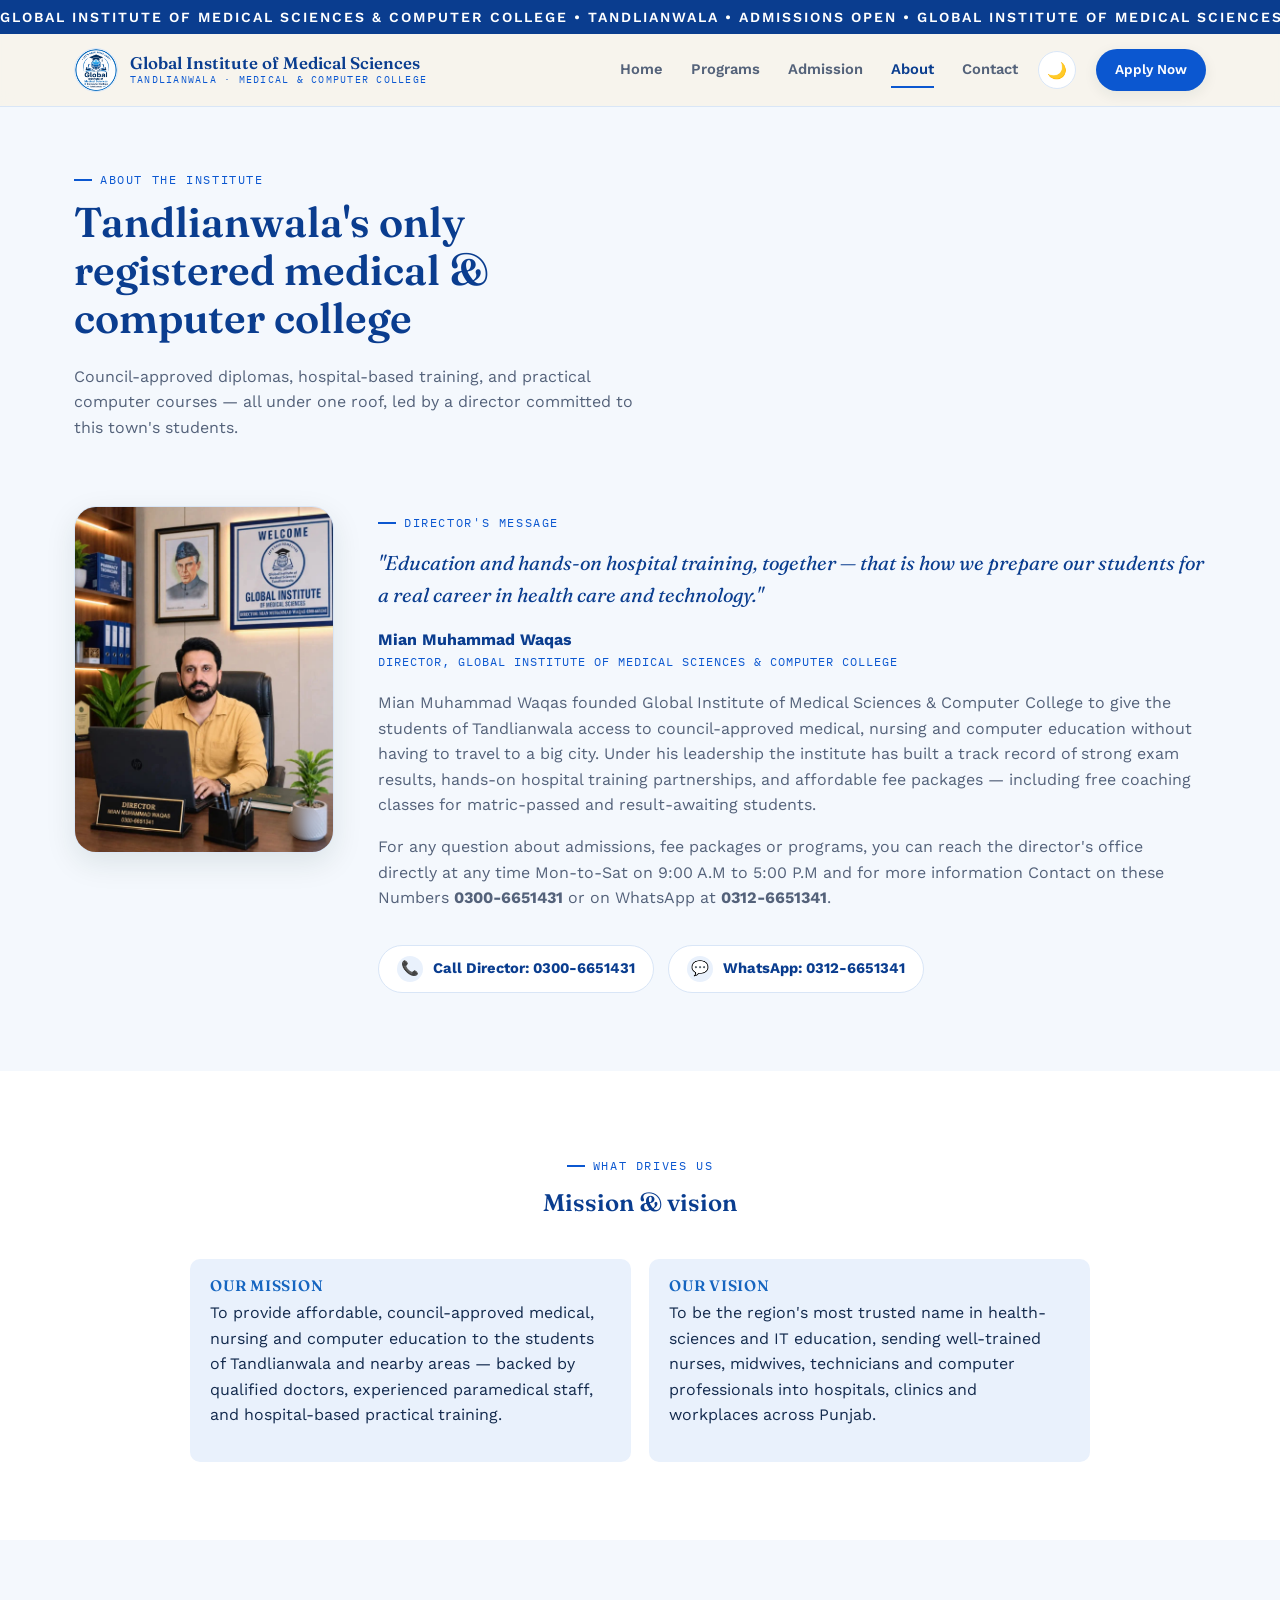
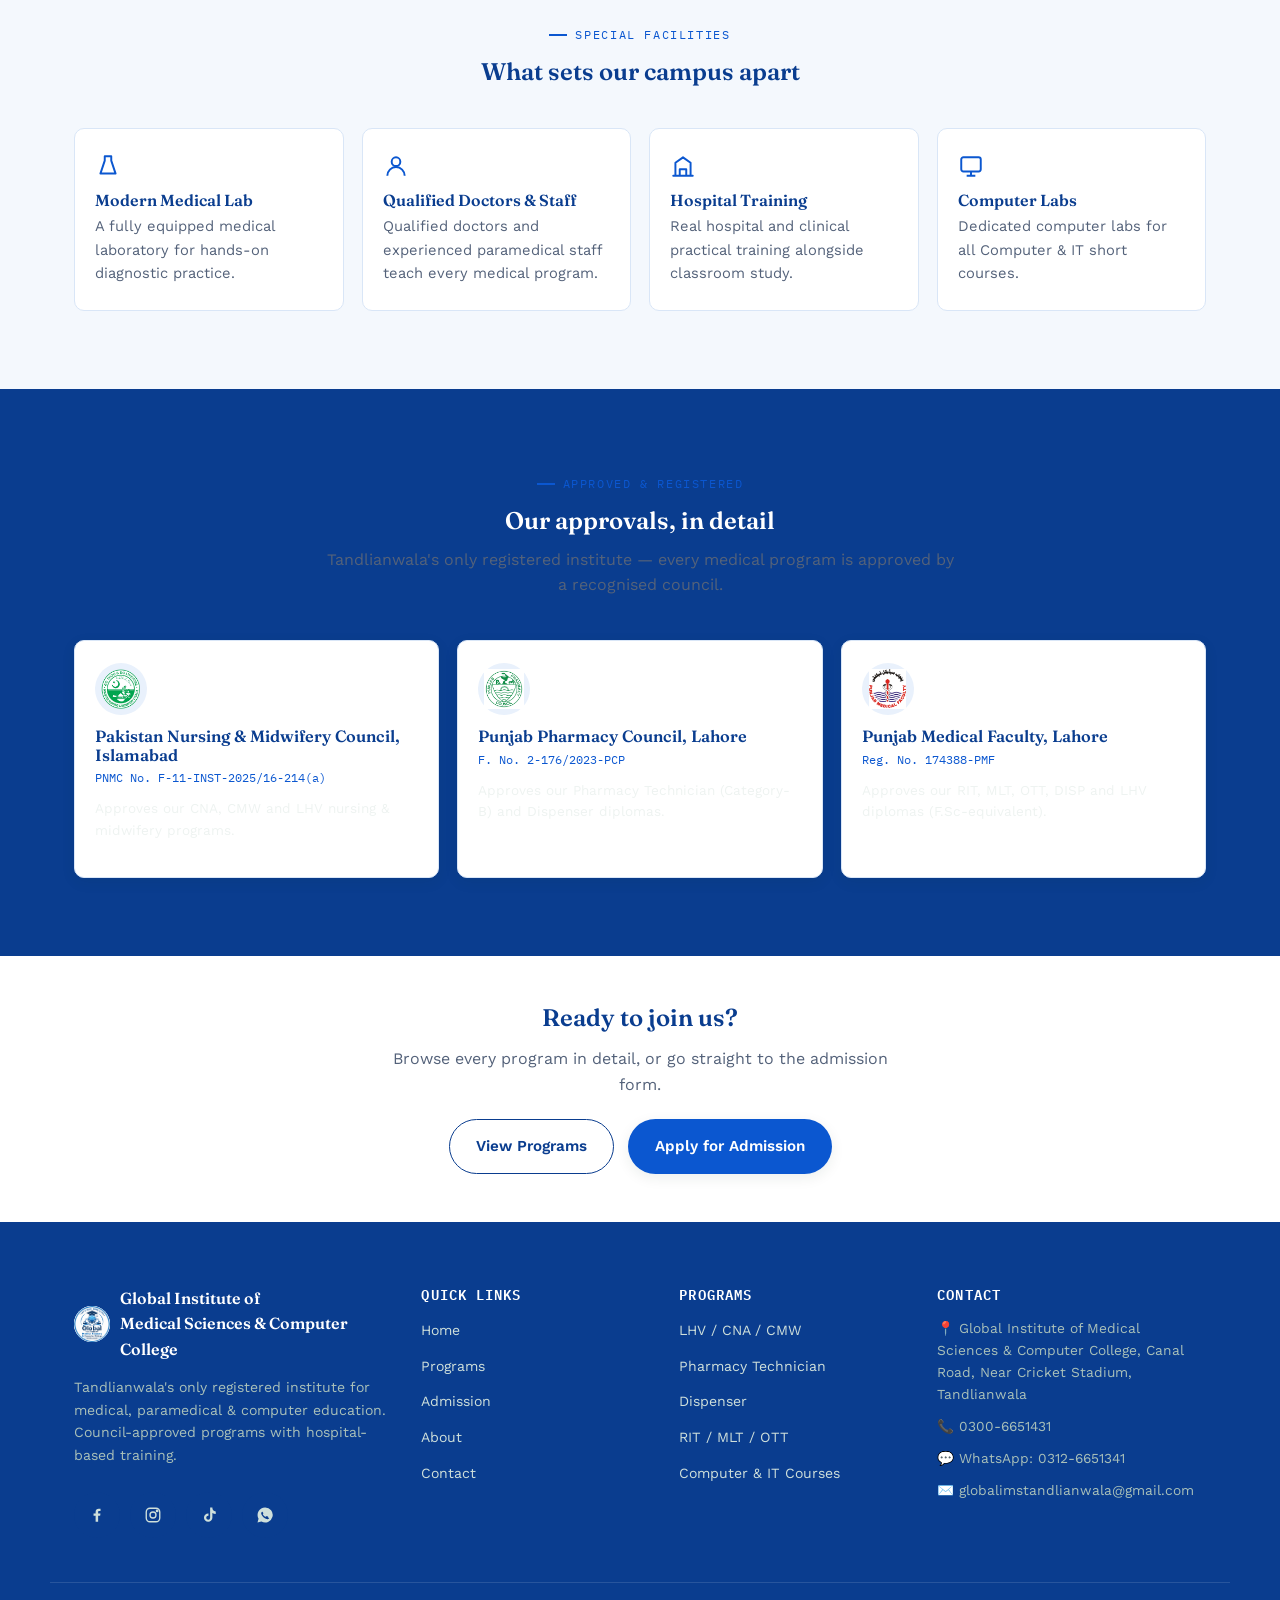
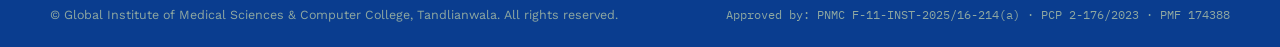
<file: about.html>
<!doctype html>
<html lang="en">
  <head>
    <meta charset="UTF-8" />
    <meta name="viewport" content="width=device-width, initial-scale=1.0" />
    <script>
      // Applied before first paint to avoid a flash of the wrong
      // theme. GIMS defaults to the standard white + blue theme;
      // this only switches to dark if the visitor chose it before.
      (function () {
        try {
          if (localStorage.getItem("gims-theme") === "dark") {
            document.documentElement.setAttribute("data-theme", "dark");
          }
        } catch (e) {}
      })();
    </script>
    <title>About Us — Global Institute of Medical Sciences, Tandlianwala</title>
    <meta
      name="description"
      content="Meet our director, our mission and vision, and the councils that approve Global Institute of Medical Sciences & Computer College, Tandlianwala."
    />
    <link rel="icon" href="images/logo-real.jpg" type="image/jpeg" />

    <link
      rel="canonical"
      href="https://www.gimstandlianwala.edu.pk/about.html"
    />
    <meta name="robots" content="index, follow" />

    <!-- Open Graph -->
    <meta property="og:type" content="website" />
    <meta
      property="og:site_name"
      content="Global Institute of Medical Sciences & Computer College"
    />
    <meta
      property="og:title"
      content="About Us — Global Institute of Medical Sciences, Tandlianwala"
    />
    <meta
      property="og:description"
      content="Meet our director, our mission and vision, and the councils that approve Global Institute of Medical Sciences & Computer College, Tandlianwala."
    />
    <meta
      property="og:url"
      content="https://www.gimstandlianwala.edu.pk/about.html"
    />
    <meta
      property="og:image"
      content="https://www.gimstandlianwala.edu.pk/images/logo-real.jpg"
    />
    <meta property="og:locale" content="en_PK" />

    <!-- Twitter Card -->
    <meta name="twitter:card" content="summary_large_image" />
    <meta
      name="twitter:title"
      content="About Us — Global Institute of Medical Sciences, Tandlianwala"
    />
    <meta
      name="twitter:description"
      content="Meet our director, our mission and vision, and the councils that approve Global Institute of Medical Sciences & Computer College, Tandlianwala."
    />
    <meta
      name="twitter:image"
      content="https://www.gimstandlianwala.edu.pk/images/logo-real.jpg"
    />
    <link rel="preconnect" href="https://fonts.googleapis.com" />
    <link rel="preconnect" href="https://fonts.gstatic.com" crossorigin />
    <link
      href="https://fonts.googleapis.com/css2?family=Fraunces:wght@400;500;600;700&family=Work+Sans:wght@400;500;600;700&family=IBM+Plex+Mono:wght@400;500;600&display=swap"
      rel="stylesheet"
    />
    <link rel="stylesheet" href="css/style.css" />
    <link rel="stylesheet" href="css/gims-theme-dark.css" />
  </head>
  <body>
    <div id="preloader" aria-hidden="true">
      <span class="pl-mark">Global Institute</span>
      <span class="pl-bar"></span>
    </div>
    <header class="site-header">
      <div class="ecg-strip">
        <div class="marquee">
          GLOBAL INSTITUTE OF MEDICAL SCIENCES & COMPUTER COLLEGE • TANDLIANWALA
          • ADMISSIONS OPEN  • GLOBAL INSTITUTE OF MEDICAL SCIENCES & COMPUTER
          COLLEGE • TANDLIANWALA • ADMISSIONS OPEN •
        </div>
      </div>
      <div class="header-inner">
        <a href="index.html" class="logo-link">
          <img
            src="images/logo-real.jpg"
            alt="Global Institute of Medical Sciences logo"
            width="44"
            height="44"
          />
          <span class="logo-text">
            <span class="name">Global Institute of Medical Sciences</span>
            <span class="place"
              >Tandlianwala &middot; Medical &amp; Computer College</span
            >
          </span>
        </a>
        <nav class="main-nav" id="mainNav">
          <a href="index.html">Home</a>
          <a href="programs.html">Programs</a>
          <a href="admission.html">Admission</a>
          <a href="about.html" aria-current="page">About</a>
          <a href="contact.html">Contact</a>
        </nav>
        <button
          type="button"
          class="gims-theme-toggle"
          id="gimsThemeToggle"
          aria-label="Switch to dark theme"
          aria-pressed="false"
        >
          <span class="gims-theme-toggle-ic" aria-hidden="true">🌙</span>
        </button>
        <a href="admission.html" class="btn btn-primary btn-sm header-cta"
          >Apply Now</a
        >
        <button
          class="nav-toggle"
          aria-label="Toggle menu"
          aria-expanded="false"
          aria-controls="mainNav"
        >
          ☰
        </button>
      </div>
    </header>

    <section class="page-hero">
      <div class="container">
        <div class="eyebrow">About the institute</div>
        <h1>Tandlianwala's only registered medical &amp; computer college</h1>
        <p>
          Council-approved diplomas, hospital-based training, and practical
          computer courses — all under one roof, led by a director committed to
          this town's students.
        </p>
      </div>
    </section>

    <!-- ================= DIRECTOR (FULL) ================= -->
    <section class="section" style="padding-top: 10px">
      <div class="container director-grid">
        <div class="gims-director-card">
          <img
            class="director-photo"
            src="images/director.jpg"
            alt="Mian Muhammad Waqas, Director, Global Institute of Medical Sciences, at his office desk"
            width="1080"
            height="1440"
            loading="lazy"
          />
          <span class="gims-director-accent" aria-hidden="true">✦</span>
        </div>
        <div>
          <div class="eyebrow">Director's message</div>
          <p class="director-quote">
            "Education and hands-on hospital training, together — that is how we
            prepare our students for a real career in health care and
            technology."
          </p>
          <div class="director-name">Mian Muhammad Waqas</div>
          <div class="director-title">
            Director, Global Institute of Medical Sciences &amp; Computer
            College
          </div>
          <p style="margin-top: 18px; color: var(--ink-soft)">
            Mian Muhammad Waqas founded Global Institute of Medical Sciences &
            Computer College to give the students of Tandlianwala access to
            council-approved medical, nursing and computer education without
            having to travel to a big city. Under his leadership the institute
            has built a track record of strong exam results, hands-on hospital
            training partnerships, and affordable fee packages — including free
            coaching classes for matric-passed and result-awaiting students.
          </p>
          <p style="color: var(--ink-soft)">
            For any question about admissions, fee packages or programs, you can
            reach the director's office directly at any time Mon-to-Sat on 9:00
            A.M to 5:00 P.M and for more information Contact on these Numbers
            <strong>0300-6651431</strong> or on WhatsApp at
            <strong>0312-6651341</strong>.
          </p>
          <div
            style="display: flex; flex-wrap: wrap; gap: 14px; margin-top: 6px"
          >
            <a href="tel:+923006651431" class="gims-director-contact">
              <span class="ic" aria-hidden="true">📞</span>
              Call Director: 0300-6651431
            </a>
            <a
              href="https://wa.me/923126651341"
              class="gims-director-contact"
              target="_blank"
              rel="noopener"
            >
              <span class="ic" aria-hidden="true">💬</span>
              WhatsApp: 0312-6651341
            </a>
          </div>
        </div>
      </div>
    </section>

    <!-- ================= MISSION / VISION ================= -->
    <section class="section section-alt">
      <div class="container">
        <div class="section-head">
          <div class="eyebrow" style="justify-content: center">
            What drives us
          </div>
          <h2>Mission &amp; vision</h2>
        </div>
        <div class="mv-grid" style="max-width: 900px; margin: 0 auto">
          <div class="mv-card">
            <h4>Our Mission</h4>
            <p>
              To provide affordable, council-approved medical, nursing and
              computer education to the students of Tandlianwala and nearby
              areas — backed by qualified doctors, experienced paramedical
              staff, and hospital-based practical training.
            </p>
          </div>
          <div class="mv-card">
            <h4>Our Vision</h4>
            <p>
              To be the region's most trusted name in health-sciences and IT
              education, sending well-trained nurses, midwives, technicians and
              computer professionals into hospitals, clinics and workplaces
              across Punjab.
            </p>
          </div>
        </div>
      </div>
    </section>

    <!-- ================= FACILITIES ================= -->
    <section class="section">
      <div class="container">
        <div class="section-head">
          <div class="eyebrow" style="justify-content: center">
            Special facilities
          </div>
          <h2>What sets our campus apart</h2>
        </div>
        <div class="feature-grid">
          <div class="feature-card">
            <div class="icon">
              <svg width="26" height="26" viewBox="0 0 24 24" fill="none">
                <path
                  d="M9 3h6v4l4 12H5L9 7V3z"
                  stroke="currentColor"
                  stroke-width="1.8"
                  stroke-linejoin="round"
                />
              </svg>
            </div>
            <h4>Modern Medical Lab</h4>
            <p>
              A fully equipped medical laboratory for hands-on diagnostic
              practice.
            </p>
          </div>
          <div class="feature-card">
            <div class="icon">
              <svg width="26" height="26" viewBox="0 0 24 24" fill="none">
                <circle
                  cx="12"
                  cy="8"
                  r="4"
                  stroke="currentColor"
                  stroke-width="1.8"
                />
                <path
                  d="M4 21c0-4.4 3.6-8 8-8s8 3.6 8 8"
                  stroke="currentColor"
                  stroke-width="1.8"
                />
              </svg>
            </div>
            <h4>Qualified Doctors &amp; Staff</h4>
            <p>
              Qualified doctors and experienced paramedical staff teach every
              medical program.
            </p>
          </div>
          <div class="feature-card">
            <div class="icon">
              <svg width="26" height="26" viewBox="0 0 24 24" fill="none">
                <path
                  d="M3 21h18M5 21V9l7-5 7 5v12M9 21v-6h6v6"
                  stroke="currentColor"
                  stroke-width="1.8"
                  stroke-linecap="round"
                  stroke-linejoin="round"
                />
              </svg>
            </div>
            <h4>Hospital Training</h4>
            <p>
              Real hospital and clinical practical training alongside classroom
              study.
            </p>
          </div>
          <div class="feature-card">
            <div class="icon">
              <svg width="26" height="26" viewBox="0 0 24 24" fill="none">
                <rect
                  x="3"
                  y="4"
                  width="18"
                  height="13"
                  rx="2"
                  stroke="currentColor"
                  stroke-width="1.8"
                />
                <path
                  d="M8 21h8M12 17v4"
                  stroke="currentColor"
                  stroke-width="1.8"
                />
              </svg>
            </div>
            <h4>Computer Labs</h4>
            <p>
              Dedicated computer labs for all Computer &amp; IT short courses.
            </p>
          </div>
        </div>
      </div>
    </section>

    <!-- ================= LICENSES / APPROVALS (DETAIL) ================= -->
    <section class="section section-navy">
      <div class="container">
        <div class="section-head">
          <div class="eyebrow" style="justify-content: center">
            Approved &amp; registered
          </div>
          <h2>Our approvals, in detail</h2>
          <p>
            Tandlianwala's only registered institute — every medical program is
            approved by a recognised council.
          </p>
        </div>
        <div class="trust-strip">
          <div class="trust-card">
            <div class="seal">
              <img
                src="images/pnmc.png"
                alt="Pakistan Nursing &amp; Midwifery Council seal"
                width="300"
                height="294"
                loading="lazy"
              />
            </div>
            <h4>Pakistan Nursing &amp; Midwifery Council, Islamabad</h4>
            <div class="lic-no">PNMC No. F-11-INST-2025/16-214(a)</div>
            <p style="margin-top: 10px; font-size: 0.85rem">
              Approves our CNA, CMW and LHV nursing &amp; midwifery programs.
            </p>
          </div>
          <div class="trust-card">
            <div class="seal">
              <img
                src="images/pharmacy-council.png"
                alt="Punjab Pharmacy Council seal"
                width="600"
                height="600"
                loading="lazy"
              />
            </div>
            <h4>Punjab Pharmacy Council, Lahore</h4>
            <div class="lic-no">F. No. 2-176/2023-PCP</div>
            <p style="margin-top: 10px; font-size: 0.85rem">
              Approves our Pharmacy Technician (Category-B) and Dispenser
              diplomas.
            </p>
          </div>
          <div class="trust-card">
            <div class="seal">
              <img
                src="images/pmf.png"
                alt="Punjab Medical Faculty seal"
                width="257"
                height="277"
                loading="lazy"
              />
            </div>
            <h4>Punjab Medical Faculty, Lahore</h4>
            <div class="lic-no">Reg. No. 174388-PMF</div>
            <p style="margin-top: 10px; font-size: 0.85rem">
              Approves our RIT, MLT, OTT, DISP and LHV diplomas
              (F.Sc-equivalent).
            </p>
          </div>
        </div>
      </div>
    </section>

    <section class="section-tight section-alt">
      <div class="container" style="text-align: center">
        <h2 style="margin-bottom: 14px">Ready to join us?</h2>
        <p style="color: var(--ink-soft); max-width: 52ch; margin: 0 auto 22px">
          Browse every program in detail, or go straight to the admission form.
        </p>
        <div
          style="
            display: flex;
            gap: 14px;
            justify-content: center;
            flex-wrap: wrap;
          "
        >
          <a href="programs.html" class="btn btn-outline">View Programs</a>
          <a href="admission.html" class="btn btn-primary"
            >Apply for Admission</a
          >
        </div>
      </div>
    </section>

    <footer class="site-footer">
      <div class="container footer-grid">
        <div class="footer-about">
          <div class="f-logo">
            <img
              src="images/logo-real.jpg"
              alt="Global Institute of Medical Sciences logo"
              width="36"
              height="36"
            />
            <span class="name"
              >Global Institute of<br />Medical Sciences & Computer
              College</span
            >
          </div>
          <p>
            Tandlianwala's only registered institute for medical, paramedical
            &amp; computer education. Council-approved programs with
            hospital-based training.
          </p>
          <div class="social-row" style="justify-content: flex-start">
            <a
              class="social-btn gims-social-tooltip"
              data-tooltip="Follow GIMS on Facebook"
              href="https://www.facebook.com/profile.php?id=61558160542675"
              target="_blank"
              rel="noopener"
              aria-label="Facebook"
              ><svg
                width="18"
                height="18"
                viewBox="0 0 24 24"
                fill="currentColor"
              >
                <path
                  d="M13.5 21v-8h2.7l.4-3.1h-3.1V8c0-.9.25-1.5 1.55-1.5H16.7V3.7C16.4 3.66 15.4 3.57 14.24 3.57c-2.42 0-4.08 1.48-4.08 4.19V9.9H7.4V13h2.76v8h3.34z"
                /></svg
            ></a>
            <a
              class="social-btn gims-social-tooltip"
              data-tooltip="Follow GIMS on Instagram"
              href="https://instagram.com/Global%20Medical%20College%20Tandlianwala"
              target="_blank"
              rel="noopener"
              aria-label="Instagram"
              ><svg
                width="18"
                height="18"
                viewBox="0 0 24 24"
                fill="none"
                stroke="currentColor"
                stroke-width="1.8"
              >
                <rect x="3" y="3" width="18" height="18" rx="5" />
                <circle cx="12" cy="12" r="4" />
                <circle cx="17.5" cy="6.5" r="1" /></svg
            ></a>
            <a
              class="social-btn gims-social-tooltip"
              data-tooltip="Follow GIMS on TikTok"
              href="https://www.tiktok.com/@global_medical_clg_tndla?_r=1&amp;_t=ZS-98BRpgxeo1"
              target="_blank"
              rel="noopener"
              aria-label="TikTok"
              ><svg
                width="18"
                height="18"
                viewBox="0 0 24 24"
                fill="currentColor"
              >
                <path
                  d="M16.5 2h-3v13.6a2.6 2.6 0 11-2.2-2.57V9.9a5.6 5.6 0 00-.4 0A5.6 5.6 0 1016.5 15.5V9.2a8.2 8.2 0 004.5 1.35V7.4a5.3 5.3 0 01-4.5-5.4z"
                /></svg
            ></a>
            <a
              class="social-btn gims-social-tooltip"
              data-tooltip="Chat with GIMS on WhatsApp"
              href="https://wa.me/923126651341"
              target="_blank"
              rel="noopener"
              aria-label="WhatsApp"
              ><svg
                width="18"
                height="18"
                viewBox="0 0 24 24"
                fill="currentColor"
              >
                <path
                  d="M12 2a10 10 0 00-8.6 15L2 22l5.2-1.4A10 10 0 1012 2zm5.7 14.3c-.2.6-1.4 1.2-1.9 1.2-.5.1-1.1.1-1.8-.1a13 13 0 01-4.1-2.5 12.6 12.6 0 01-2.4-3.4c-.3-.6-.6-1.3-.6-2 0-.7.4-1.1.6-1.3l.5-.5c.2-.2.4-.3.6 0l1.1 1.7c.1.2.1.4 0 .6l-.5.7c-.1.2-.1.4 0 .6.4.7 1 1.4 1.6 1.9.6.5 1.3.9 2 1.2.2.1.4.1.5-.1l.6-.8c.2-.2.4-.3.6-.1l1.6 1c.2.1.3.3.3.5 0 .2 0 .5-.1.7z"
                /></svg
            ></a>
          </div>
        </div>
        <div>
          <h4>Quick Links</h4>
          <ul>
            <li><a href="index.html">Home</a></li>
            <li><a href="programs.html">Programs</a></li>
            <li><a href="admission.html">Admission</a></li>
            <li><a href="about.html">About</a></li>
            <li><a href="contact.html">Contact</a></li>
          </ul>
        </div>
        <div>
          <h4>Programs</h4>
          <ul>
            <li><a href="programs.html#nursing">LHV / CNA / CMW</a></li>
            <li><a href="programs.html#pharmacy">Pharmacy Technician</a></li>
            <li><a href="programs.html#pharmacy">Dispenser</a></li>
            <li><a href="programs.html#medtech">RIT / MLT / OTT</a></li>
            <li>
              <a href="programs.html#computer">Computer &amp; IT Courses</a>
            </li>
          </ul>
        </div>
        <div class="footer-contact">
          <h4>Contact</h4>
          <ul>
            <li>
              📍 Global Institute of Medical Sciences & Computer College, Canal
              Road, Near Cricket Stadium, Tandlianwala
            </li>
            <li>📞 0300-6651431</li>
            <li>💬 WhatsApp: 0312-6651341</li>
            <li>✉️ globalimstandlianwala@gmail.com</li>
          </ul>
        </div>
      </div>
      <div class="container footer-bottom">
        <span
          >© Global Institute of Medical Sciences & Computer College,
          Tandlianwala. All rights reserved.</span
        >
        <span class="lic-nos"
          >Approved by: PNMC F-11-INST-2025/16-214(a) · PCP 2-176/2023 · PMF
          174388</span
        >
      </div>
    </footer>

    <nav class="gims-mobile-nav" aria-label="Mobile quick navigation">
      <a href="index.html" data-page="index.html">
        <span class="ic" aria-hidden="true">🏠</span>
        <span>Home</span>
      </a>
      <a href="programs.html" data-page="programs.html">
        <span class="ic" aria-hidden="true">📚</span>
        <span>Programs</span>
      </a>
      <a
        href="admission.html"
        class="gims-mobile-nav-cta"
        data-page="admission.html"
      >
        <span class="ic" aria-hidden="true">📝</span>
        <span>Admission</span>
      </a>
      <a href="contact.html" data-page="contact.html">
        <span class="ic" aria-hidden="true">📞</span>
        <span>Contact</span>
      </a>
      <a href="about.html" data-page="about.html">
        <span class="ic" aria-hidden="true">☰</span>
        <span>More</span>
      </a>
    </nav>

    <script src="js/data/programs.js"></script>
    <script src="js/admission/formSubmit.js"></script>
    <script src="js/admission/medicalAdmission.js"></script>
    <script src="js/admission/computerAdmission.js"></script>
    <script src="js/pages/contactForm.js"></script>
    <script src="js/pages/programsPage.js"></script>
    <script src="js/ui/nav.js"></script>
    <script src="js/ui/faq.js"></script>
    <script src="js/ui/theme.js"></script>
    <script src="js/ui/mobileNav.js"></script>
    <script src="js/ui/animations.js"></script>
    <script src="js/ui/flipCards.js"></script>
    <script src="js/ui/preloader.js"></script>
    <script src="js/main.js"></script>
  </body>
</html>
</file>
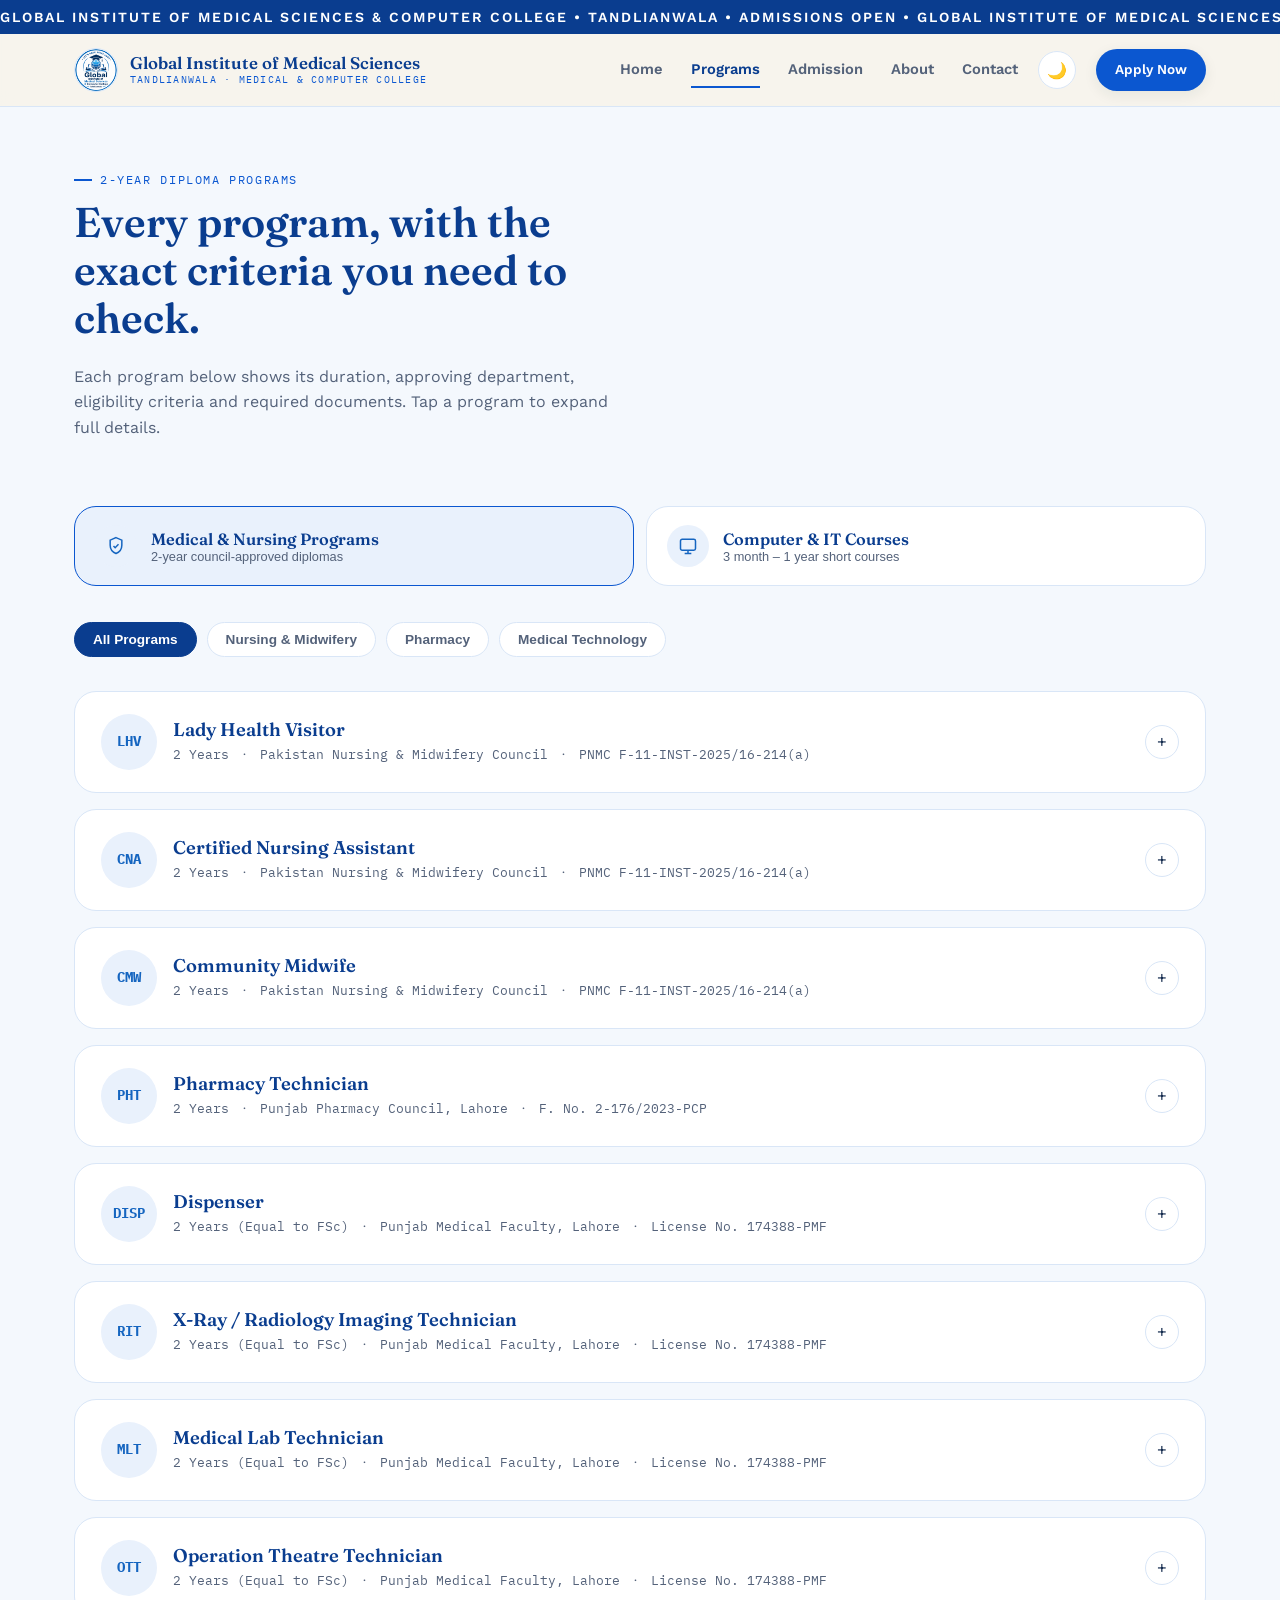
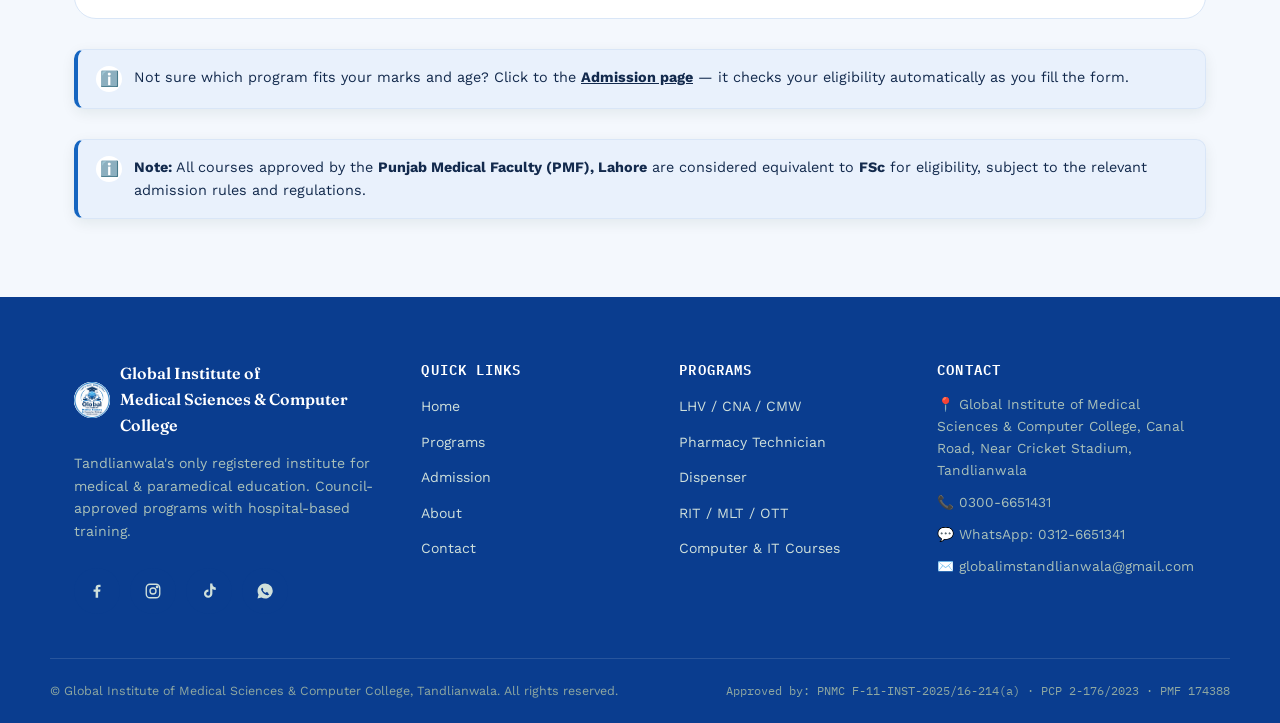
<file: programs.html>
<!doctype html>
<html lang="en">
  <head>
    <meta charset="UTF-8" />
    <meta name="viewport" content="width=device-width, initial-scale=1.0" />
    <script>
      // Applied before first paint to avoid a flash of the wrong
      // theme. GIMS defaults to the standard white + blue theme;
      // this only switches to dark if the visitor chose it before.
      (function () {
        try {
          if (localStorage.getItem("gims-theme") === "dark") {
            document.documentElement.setAttribute("data-theme", "dark");
          }
        } catch (e) {}
      })();
    </script>
    <title>Programs — Global Institute of Medical Sciences, Tandlianwala</title>
    <meta
      name="description"
      content="Browse all council-approved programs: LHV, CNA, CMW, Pharmacy Technician, Dispenser, X-Ray/RIT, MLT and OTT — duration, eligibility and requirements."
    />
    <link rel="icon" href="images/logo-real.jpg" type="image/jpeg" />

    <link
      rel="canonical"
      href="https://www.gimstandlianwala.edu.pk/programs.html"
    />
    <meta name="robots" content="index, follow" />

    <!-- Open Graph -->
    <meta property="og:type" content="website" />
    <meta
      property="og:site_name"
      content="Global Institute of Medical Sciences & Computer College"
    />
    <meta
      property="og:title"
      content="Programs — Global Institute of Medical Sciences, Tandlianwala"
    />
    <meta
      property="og:description"
      content="Browse all council-approved programs: LHV, CNA, CMW, Pharmacy Technician, Dispenser, X-Ray/RIT, MLT and OTT — duration, eligibility and requirements."
    />
    <meta
      property="og:url"
      content="https://www.gimstandlianwala.edu.pk/programs.html"
    />
    <meta
      property="og:image"
      content="https://www.gimstandlianwala.edu.pk/images/logo-real.jpg"
    />
    <meta property="og:locale" content="en_PK" />

    <!-- Twitter Card -->
    <meta name="twitter:card" content="summary_large_image" />
    <meta
      name="twitter:title"
      content="Programs — Global Institute of Medical Sciences, Tandlianwala"
    />
    <meta
      name="twitter:description"
      content="Browse all council-approved programs: LHV, CNA, CMW, Pharmacy Technician, Dispenser, X-Ray/RIT, MLT and OTT — duration, eligibility and requirements."
    />
    <meta
      name="twitter:image"
      content="https://www.gimstandlianwala.edu.pk/images/logo-real.jpg"
    />
    <link rel="preconnect" href="https://fonts.googleapis.com" />
    <link rel="preconnect" href="https://fonts.gstatic.com" crossorigin />
    <link
      href="https://fonts.googleapis.com/css2?family=Fraunces:wght@400;500;600;700&family=Work+Sans:wght@400;500;600;700&family=IBM+Plex+Mono:wght@400;500;600&display=swap"
      rel="stylesheet"
    />
    <link rel="stylesheet" href="css/style.css" />
    <link rel="stylesheet" href="css/gims-theme-dark.css" />
  </head>
  <body>
    <div id="preloader" aria-hidden="true">
      <span class="pl-mark">Global Institute</span>
      <span class="pl-bar"></span>
    </div>
    <header class="site-header">
      <div class="ecg-strip">
        <div class="marquee">
          GLOBAL INSTITUTE OF MEDICAL SCIENCES & COMPUTER COLLEGE • TANDLIANWALA
          • ADMISSIONS OPEN • GLOBAL INSTITUTE OF MEDICAL SCIENCES & COMPUTER
          COLLEGE • TANDLIANWALA • ADMISSIONS OPEN •
        </div>
      </div>
      <div class="header-inner">
        <a href="index.html" class="logo-link">
          <img
            src="images/logo-real.jpg"
            alt="Global Institute of Medical Sciences logo"
            width="44"
            height="44"
          />
          <span class="logo-text">
            <span class="name">Global Institute of Medical Sciences</span>
            <span class="place"
              >Tandlianwala &middot; Medical &amp; Computer College</span
            >
          </span>
        </a>
        <nav class="main-nav" id="mainNav">
          <a href="index.html">Home</a>
          <a href="programs.html" aria-current="page">Programs</a>
          <a href="admission.html">Admission</a>
          <a href="about.html">About</a>
          <a href="contact.html">Contact</a>
        </nav>
        <button
          type="button"
          class="gims-theme-toggle"
          id="gimsThemeToggle"
          aria-label="Switch to dark theme"
          aria-pressed="false"
        >
          <span class="gims-theme-toggle-ic" aria-hidden="true">🌙</span>
        </button>
        <a href="admission.html" class="btn btn-primary btn-sm header-cta"
          >Apply Now</a
        >
        <button
          class="nav-toggle"
          aria-label="Toggle menu"
          aria-expanded="false"
          aria-controls="mainNav"
        >
          ☰
        </button>
      </div>
    </header>

    <section class="page-hero">
      <div class="container">
        <div class="eyebrow">2-year diploma programs</div>
        <h1>Every program, with the exact criteria you need to check.</h1>
        <p>
          Each program below shows its duration, approving department,
          eligibility criteria and required documents. Tap a program to expand
          full details.
        </p>
      </div>
    </section>

    <section class="section" style="padding-top: 10px">
      <div class="container">
        <div class="track-tabs">
          <button class="track-tab active" data-track="medical">
            <span class="tt-ic"
              ><svg
                width="20"
                height="20"
                viewBox="0 0 24 24"
                fill="none"
                stroke="currentColor"
                stroke-width="1.8"
              >
                <path
                  d="M12 2l7 3v6c0 5-3.5 8.5-7 10-3.5-1.5-7-5-7-10V5l7-3z"
                />
                <path d="M9 12l2 2 4-4" /></svg
            ></span>
            <span
              ><span class="tt-title">Medical &amp; Nursing Programs</span
              ><br /><span class="tt-sub"
                >2-year council-approved diplomas</span
              ></span
            >
          </button>
          <button class="track-tab" data-track="computer">
            <span class="tt-ic"
              ><svg
                width="20"
                height="20"
                viewBox="0 0 24 24"
                fill="none"
                stroke="currentColor"
                stroke-width="1.8"
              >
                <rect x="3" y="4" width="18" height="13" rx="2" />
                <path d="M8 21h8M12 17v4" /></svg
            ></span>
            <span
              ><span class="tt-title">Computer &amp; IT Courses</span
              ><br /><span class="tt-sub"
                >3 month – 1 year short courses</span
              ></span
            >
          </button>
        </div>

        <div class="track-panel active" id="medicalPanel">
          <div class="filter-tabs">
            <button class="filter-tab active" data-filter="all">
              All Programs
            </button>
            <button class="filter-tab" data-filter="nursing">
              Nursing &amp; Midwifery
            </button>
            <button class="filter-tab" data-filter="pharmacy">Pharmacy</button>
            <button class="filter-tab" data-filter="medtech">
              Medical Technology
            </button>
          </div>

          <div class="program-detail-list" id="nursing">
            <details class="program-detail" data-category="nursing">
              <summary class="pd-head">
                <div class="pd-head-left">
                  <div class="pd-badge">LHV</div>
                  <div>
                    <h3>Lady Health Visitor</h3>
                    <div class="pd-meta">
                      <span>2 Years</span> ·
                      <span>Pakistan Nursing &amp; Midwifery Council</span> ·
                      <span>PNMC F-11-INST-2025/16-214(a)</span>
                    </div>
                  </div>
                </div>
                <span class="pd-toggle">+</span>
              </summary>
              <div class="pd-body">
                <div class="pd-col">
                  <h5>Eligibility Criteria</h5>
                  <ul>
                    <li>Matric (Science / Bio Science) with 45% marks</li>
                    <li>Age limit: 35 years</li>
                  </ul>
                </div>
                <div class="pd-col">
                  <h5>Required Documents</h5>
                  <ul>
                    <li>Matric Result Card &amp; Certificate</li>
                    <li>Applicant CNIC / B-Form copy</li>
                    <li>Father / Guardian CNIC copy</li>
                    <li>Domicile Certificate</li>
                    <li>12 passport size pictures</li>
                    <li>White dupatta or white scarf (mandatory)</li>
                  </ul>
                </div>
                <div class="pd-col">
                  <h5>What You'll Train In</h5>
                  <ul>
                    <li>Community health care</li>
                    <li>Women &amp; child health</li>
                    <li>Hospital &amp; field practical training</li>
                  </ul>
                </div>
                <div class="pd-col">
                  <h5>Career Path</h5>
                  <ul>
                    <li>Community Health Inspector (CHI) — government jobs</li>
                    <li>Rural health centres &amp; hospitals</li>
                    <li>Own community health practice</li>
                  </ul>
                </div>
              </div>
            </details>

            <details class="program-detail" data-category="nursing">
              <summary class="pd-head">
                <div class="pd-head-left">
                  <div class="pd-badge">CNA</div>
                  <div>
                    <h3>Certified Nursing Assistant</h3>
                    <div class="pd-meta">
                      <span>2 Years</span> ·
                      <span>Pakistan Nursing &amp; Midwifery Council</span> ·
                      <span>PNMC F-11-INST-2025/16-214(a)</span>
                    </div>
                  </div>
                </div>
                <span class="pd-toggle">+</span>
              </summary>
              <div class="pd-body">
                <div class="pd-col">
                  <h5>Eligibility Criteria</h5>
                  <ul>
                    <li>
                      Matric Science with 45% marks, or F.A (Arts) with 50%
                      marks
                    </li>
                    <li>Open to both male &amp; female candidates</li>
                    <li>Federal Board F.A candidates are also eligible</li>
                    <li>Age limit: 35 years</li>
                  </ul>
                </div>
                <div class="pd-col">
                  <h5>Required Documents</h5>
                  <ul>
                    <li>Matric / F.A Result Card &amp; Certificate</li>
                    <li>Applicant CNIC / B-Form copy</li>
                    <li>Father / Guardian CNIC copy</li>
                    <li>Domicile Certificate</li>
                    <li>12 passport size pictures</li>
                    <li>White dupatta or white scarf (mandatory)</li>
                  </ul>
                </div>
                <div class="pd-col">
                  <h5>What You'll Train In</h5>
                  <ul>
                    <li>Basic nursing care</li>
                    <li>Patient assistance</li>
                    <li>Hospital &amp; clinical training</li>
                  </ul>
                </div>
                <div class="pd-col">
                  <h5>Career Path</h5>
                  <ul>
                    <li>Hospitals &amp; private clinics</li>
                    <li>Nursing homes</li>
                    <li>Further study in nursing</li>
                  </ul>
                </div>
              </div>
            </details>

            <details class="program-detail" data-category="nursing">
              <summary class="pd-head">
                <div class="pd-head-left">
                  <div class="pd-badge">CMW</div>
                  <div>
                    <h3>Community Midwife</h3>
                    <div class="pd-meta">
                      <span>2 Years</span> ·
                      <span>Pakistan Nursing &amp; Midwifery Council</span> ·
                      <span>PNMC F-11-INST-2025/16-214(a)</span>
                    </div>
                  </div>
                </div>
                <span class="pd-toggle">+</span>
              </summary>
              <div class="pd-body">
                <div class="pd-col">
                  <h5>Eligibility Criteria</h5>
                  <ul>
                    <li>Matric (any group) with 40% marks</li>
                    <li>Age limit: 40 years</li>
                  </ul>
                </div>
                <div class="pd-col">
                  <h5>Required Documents</h5>
                  <ul>
                    <li>Matric Result Card &amp; Certificate</li>
                    <li>Applicant CNIC / B-Form copy</li>
                    <li>Father / Guardian CNIC copy</li>
                    <li>Domicile Certificate</li>
                    <li>12 passport size pictures</li>
                    <li>White dupatta or white scarf (mandatory)</li>
                  </ul>
                </div>
                <div class="pd-col">
                  <h5>What You'll Train In</h5>
                  <ul>
                    <li>Maternal &amp; newborn care</li>
                    <li>Safe delivery practices</li>
                    <li>Community health services</li>
                  </ul>
                </div>
                <div class="pd-col">
                  <h5>Career Path</h5>
                  <ul>
                    <li>Opening your own gynae clinic</li>
                    <li>Maternity homes &amp; hospitals</li>
                    <li>Community health programs</li>
                  </ul>
                </div>
              </div>
            </details>
          </div>

          <div
            class="program-detail-list"
            id="pharmacy"
            style="margin-top: 16px"
          >
            <details class="program-detail" data-category="pharmacy">
              <summary class="pd-head">
                <div class="pd-head-left">
                  <div class="pd-badge">PHT</div>
                  <div>
                    <h3>Pharmacy Technician</h3>
                    <div class="pd-meta">
                      <span>2 Years</span> ·
                      <span>Punjab Pharmacy Council, Lahore</span> ·
                      <span>F. No. 2-176/2023-PCP</span>
                    </div>
                  </div>
                </div>
                <span class="pd-toggle">+</span>
              </summary>
              <div class="pd-body">
                <div class="pd-col">
                  <h5>Eligibility Criteria</h5>
                  <ul>
                    <li>Matric (Science / Computer Science) with 45% marks</li>
                    <li>Age limit: 35 years</li>
                  </ul>
                </div>
                <div class="pd-col">
                  <h5>Required Documents</h5>
                  <ul>
                    <li>Matric Result Card &amp; Certificate</li>
                    <li>Applicant CNIC / B-Form copy</li>
                    <li>Father / Guardian CNIC copy</li>
                    <li>Domicile Certificate</li>
                    <li>6 passport size pictures</li>
                  </ul>
                </div>
                <div class="pd-col">
                  <h5>What You'll Train In</h5>
                  <ul>
                    <li>Modern medical laboratory practice</li>
                    <li>Dispensing &amp; prescription handling</li>
                    <li>Hospital pharmacy exposure</li>
                  </ul>
                </div>
                <div class="pd-col">
                  <h5>Career Path</h5>
                  <ul>
                    <li>Running your own medical store</li>
                    <li>Hospital &amp; pharmacy staff roles</li>
                    <li>Pharmaceutical companies</li>
                  </ul>
                </div>
              </div>
            </details>

            <details class="program-detail" data-category="medtech">
              <summary class="pd-head">
                <div class="pd-head-left">
                  <div class="pd-badge">DISP</div>
                  <div>
                    <h3>Dispenser</h3>
                    <div class="pd-meta">
                      <span>2 Years (Equal to FSc)</span> ·
                      <span>Punjab Medical Faculty, Lahore</span> ·
                      <span>License No. 174388-PMF</span>
                    </div>
                  </div>
                </div>
                <span class="pd-toggle">+</span>
              </summary>
              <div class="pd-body">
                <div class="pd-col">
                  <h5>Eligibility Criteria</h5>
                  <ul>
                    <li>Matric (Science) with 45% marks</li>
                    <li>Age limit: 35 years</li>
                  </ul>
                </div>
                <div class="pd-col">
                  <h5>Required Documents</h5>
                  <ul>
                    <li>Matric Result Card &amp; Certificate</li>
                    <li>Applicant CNIC / B-Form copy</li>
                    <li>Father / Guardian CNIC copy</li>
                    <li>Domicile Certificate</li>
                    <li>6 passport size pictures</li>
                  </ul>
                </div>
                <div class="pd-col">
                  <h5>What You'll Train In</h5>
                  <ul>
                    <li>Prescription reading &amp; dispensing</li>
                    <li>Hospital pharmacy attachment</li>
                  </ul>
                </div>
                <div class="pd-col">
                  <h5>Career Path</h5>
                  <ul>
                    <li>Hospital &amp; clinic dispensaries</li>
                    <li>Medical stores</li>
                  </ul>
                </div>
              </div>
            </details>
          </div>

          <div
            class="program-detail-list"
            id="medtech"
            style="margin-top: 16px"
          >
            <details class="program-detail" data-category="medtech">
              <summary class="pd-head">
                <div class="pd-head-left">
                  <div class="pd-badge">RIT</div>
                  <div>
                    <h3>X-Ray / Radiology Imaging Technician</h3>
                    <div class="pd-meta">
                      <span>2 Years (Equal to FSc)</span> ·
                      <span>Punjab Medical Faculty, Lahore</span> ·
                      <span>License No. 174388-PMF</span>
                    </div>
                  </div>
                </div>
                <span class="pd-toggle">+</span>
              </summary>
              <div class="pd-body">
                <div class="pd-col">
                  <h5>Eligibility Criteria</h5>
                  <ul>
                    <li>Matric Science or F.Sc (Pre-Medical) with 45% marks</li>
                    <li>Age limit: 35 years</li>
                  </ul>
                </div>
                <div class="pd-col">
                  <h5>Required Documents</h5>
                  <ul>
                    <li>Matric / F.Sc Result Card &amp; Certificate</li>
                    <li>Applicant CNIC / B-Form copy</li>
                    <li>Father / Guardian CNIC copy</li>
                    <li>Domicile Certificate</li>
                    <li>6 passport size pictures</li>
                  </ul>
                </div>
                <div class="pd-col">
                  <h5>What You'll Train In</h5>
                  <ul>
                    <li>Imaging equipment operation</li>
                    <li>Hospital radiology department attachment</li>
                  </ul>
                </div>
                <div class="pd-col">
                  <h5>Career Path</h5>
                  <ul>
                    <li>Hospital radiology departments</li>
                    <li>Private diagnostic centres</li>
                  </ul>
                </div>
              </div>
            </details>

            <details class="program-detail" data-category="medtech">
              <summary class="pd-head">
                <div class="pd-head-left">
                  <div class="pd-badge">MLT</div>
                  <div>
                    <h3>Medical Lab Technician</h3>
                    <div class="pd-meta">
                      <span>2 Years (Equal to FSc)</span> ·
                      <span>Punjab Medical Faculty, Lahore</span> ·
                      <span>License No. 174388-PMF</span>
                    </div>
                  </div>
                </div>
                <span class="pd-toggle">+</span>
              </summary>
              <div class="pd-body">
                <div class="pd-col">
                  <h5>Eligibility Criteria</h5>
                  <ul>
                    <li>Matric Science or F.Sc (Pre-Medical) with 45% marks</li>
                    <li>Age limit: 35 years</li>
                  </ul>
                </div>
                <div class="pd-col">
                  <h5>Required Documents</h5>
                  <ul>
                    <li>Matric / F.Sc Result Card &amp; Certificate</li>
                    <li>Applicant CNIC / B-Form copy</li>
                    <li>Father / Guardian CNIC copy</li>
                    <li>Domicile Certificate</li>
                    <li>6 passport size pictures</li>
                  </ul>
                </div>
                <div class="pd-col">
                  <h5>What You'll Train In</h5>
                  <ul>
                    <li>Diagnostic lab testing</li>
                    <li>Sample handling &amp; reporting</li>
                  </ul>
                </div>
                <div class="pd-col">
                  <h5>Career Path</h5>
                  <ul>
                    <li>Hospital &amp; private laboratories</li>
                    <li>Diagnostic centres</li>
                  </ul>
                </div>
              </div>
            </details>

            <details class="program-detail" data-category="medtech">
              <summary class="pd-head">
                <div class="pd-head-left">
                  <div class="pd-badge">OTT</div>
                  <div>
                    <h3>Operation Theatre Technician</h3>
                    <div class="pd-meta">
                      <span>2 Years (Equal to FSc)</span> ·
                      <span>Punjab Medical Faculty, Lahore</span> ·
                      <span>License No. 174388-PMF</span>
                    </div>
                  </div>
                </div>
                <span class="pd-toggle">+</span>
              </summary>
              <div class="pd-body">
                <div class="pd-col">
                  <h5>Eligibility Criteria</h5>
                  <ul>
                    <li>Matric Science or F.Sc (Pre-Medical) with 45% marks</li>
                    <li>Age limit: 35 years</li>
                  </ul>
                </div>
                <div class="pd-col">
                  <h5>Required Documents</h5>
                  <ul>
                    <li>Matric / F.Sc Result Card &amp; Certificate</li>
                    <li>Applicant CNIC / B-Form copy</li>
                    <li>Father / Guardian CNIC copy</li>
                    <li>Domicile Certificate</li>
                    <li>6 passport size pictures</li>
                  </ul>
                </div>
                <div class="pd-col">
                  <h5>What You'll Train In</h5>
                  <ul>
                    <li>Operation theatre assistance</li>
                    <li>Sterilisation &amp; instrument handling</li>
                  </ul>
                </div>
                <div class="pd-col">
                  <h5>Career Path</h5>
                  <ul>
                    <li>Hospital operation theatres</li>
                    <li>Private surgical centres</li>
                  </ul>
                </div>
              </div>
            </details>
          </div>

          <div class="gims-alert gims-alert--info" style="margin-top: 30px">
            <span class="gims-alert-ic" aria-hidden="true">ℹ️</span>
            <span
              >Not sure which program fits your marks and age? Click to the
              <a
                href="admission.html"
                style="text-decoration: underline; font-weight: 700"
                >Admission page</a
              >
              — it checks your eligibility automatically as you fill the
              form.</span
            >
          </div>
        </div>
        <div class="gims-alert gims-alert--info" style="margin-top: 30px">
          <span class="gims-alert-ic" aria-hidden="true">ℹ️</span>
          <span>
            <strong>Note:</strong> All courses approved by the
            <strong>Punjab Medical Faculty (PMF), Lahore</strong> are considered
            equivalent to <strong>FSc</strong> for eligibility, subject to the
            relevant admission rules and regulations.
          </span>
        </div>
        <!-- /medicalPanel -->

        <div class="track-panel" id="computerPanel">
          <div class="gims-alert gims-alert--info" style="margin-bottom: 26px">
            <span class="gims-alert-ic" aria-hidden="true">ℹ️</span>
            <span
              >Good news for students free from Matric exams devote your
              valuable time to your IT and computer skills, which are considered
              essential in every profession — no science subjects or minimum
              percentage required for any computer course below.</span
            >
          </div>

          <div class="program-detail-list" id="computer">
            <details class="program-detail" data-category="computer">
              <summary class="pd-head">
                <div class="pd-head-left">
                  <div class="pd-badge">MS</div>
                  <div>
                    <h3>Basic Computer (MS Office &amp; Typing)</h3>
                    <div class="pd-meta">
                      <span>3 Months</span> · <span>Beginner friendly</span>
                    </div>
                  </div>
                </div>
                <span class="pd-toggle">+</span>
              </summary>
              <div class="pd-body">
                <div class="pd-col">
                  <h5>Eligibility</h5>
                  <ul>
                    <li>
                      Matric (any group), result-awaiting students welcome
                    </li>
                    <li>No age limit</li>
                  </ul>
                </div>
                <div class="pd-col">
                  <h5>You'll Learn</h5>
                  <ul>
                    <li>MS Word, Excel, PowerPoint</li>
                    <li>English &amp; Urdu typing</li>
                  </ul>
                </div>
                <div class="pd-col">
                  <h5>Required Documents</h5>
                  <ul>
                    <li>CNIC / B-Form copy</li>
                    <li>1 passport size picture</li>
                  </ul>
                </div>
                <div class="pd-col">
                  <h5>Certificate</h5>
                  <ul>
                    <li>Certificate on completion</li>
                  </ul>
                </div>
              </div>
            </details>

            <details class="program-detail" data-category="computer">
              <summary class="pd-head">
                <div class="pd-head-left">
                  <div class="pd-badge">OM</div>
                  <div>
                    <h3>Office Management</h3>
                    <div class="pd-meta">
                      <span>3 Months</span> ·
                      <span>MS Office, Excel, PowerPoint</span>
                    </div>
                  </div>
                </div>
                <span class="pd-toggle">+</span>
              </summary>
              <div class="pd-body">
                <div class="pd-col">
                  <h5>Eligibility</h5>
                  <ul>
                    <li>Matric (any group)</li>
                    <li>No age limit</li>
                  </ul>
                </div>
                <div class="pd-col">
                  <h5>You'll Learn</h5>
                  <ul>
                    <li>Office documentation &amp; reporting</li>
                    <li>Spreadsheets &amp; presentations</li>
                  </ul>
                </div>
                <div class="pd-col">
                  <h5>Required Documents</h5>
                  <ul>
                    <li>CNIC / B-Form copy</li>
                    <li>1 passport size picture</li>
                  </ul>
                </div>
                <div class="pd-col">
                  <h5>Certificate</h5>
                  <ul>
                    <li>Certificate on completion</li>
                  </ul>
                </div>
              </div>
            </details>

            <details class="program-detail" data-category="computer">
              <summary class="pd-head">
                <div class="pd-head-left">
                  <div class="pd-badge">GD</div>
                  <div>
                    <h3>Graphic Designing</h3>
                    <div class="pd-meta">
                      <span>6 Months</span> ·
                      <span>Photoshop, Illustrator, CorelDRAW</span>
                    </div>
                  </div>
                </div>
                <span class="pd-toggle">+</span>
              </summary>
              <div class="pd-body">
                <div class="pd-col">
                  <h5>Eligibility</h5>
                  <ul>
                    <li>Matric (any group)</li>
                    <li>No age limit</li>
                  </ul>
                </div>
                <div class="pd-col">
                  <h5>You'll Learn</h5>
                  <ul>
                    <li>Photoshop, Illustrator, CorelDRAW</li>
                    <li>Branding &amp; print design basics</li>
                  </ul>
                </div>
                <div class="pd-col">
                  <h5>Required Documents</h5>
                  <ul>
                    <li>CNIC / B-Form copy</li>
                    <li>1 passport size picture</li>
                  </ul>
                </div>
                <div class="pd-col">
                  <h5>Career Path</h5>
                  <ul>
                    <li>Freelance design work</li>
                    <li>Print &amp; digital media studios</li>
                  </ul>
                </div>
              </div>
            </details>

            <details class="program-detail" data-category="computer">
              <summary class="pd-head">
                <div class="pd-head-left">
                  <div class="pd-badge">WD</div>
                  <div>
                    <h3>Web Development</h3>
                    <div class="pd-meta">
                      <span>6 Months</span> · <span>HTML, CSS, WordPress</span>
                    </div>
                  </div>
                </div>
                <span class="pd-toggle">+</span>
              </summary>
              <div class="pd-body">
                <div class="pd-col">
                  <h5>Eligibility</h5>
                  <ul>
                    <li>Matric (any group)</li>
                    <li>No age limit</li>
                  </ul>
                </div>
                <div class="pd-col">
                  <h5>You'll Learn</h5>
                  <ul>
                    <li>HTML, CSS fundamentals</li>
                    <li>Building &amp; managing WordPress sites</li>
                  </ul>
                </div>
                <div class="pd-col">
                  <h5>Required Documents</h5>
                  <ul>
                    <li>CNIC / B-Form copy</li>
                    <li>1 passport size picture</li>
                  </ul>
                </div>
                <div class="pd-col">
                  <h5>Career Path</h5>
                  <ul>
                    <li>Freelance web work</li>
                    <li>Local business websites</li>
                  </ul>
                </div>
              </div>
            </details>

            <details class="program-detail" data-category="computer">
              <summary class="pd-head">
                <div class="pd-head-left">
                  <div class="pd-badge">DM</div>
                  <div>
                    <h3>Digital Marketing &amp; SEO</h3>
                    <div class="pd-meta">
                      <span>3 Months</span> ·
                      <span>SEO, Social Media, Google Ads</span>
                    </div>
                  </div>
                </div>
                <span class="pd-toggle">+</span>
              </summary>
              <div class="pd-body">
                <div class="pd-col">
                  <h5>Eligibility</h5>
                  <ul>
                    <li>Matric (any group)</li>
                    <li>No age limit</li>
                  </ul>
                </div>
                <div class="pd-col">
                  <h5>You'll Learn</h5>
                  <ul>
                    <li>Search engine optimisation</li>
                    <li>Social media &amp; Google Ads campaigns</li>
                  </ul>
                </div>
                <div class="pd-col">
                  <h5>Required Documents</h5>
                  <ul>
                    <li>CNIC / B-Form copy</li>
                    <li>1 passport size picture</li>
                  </ul>
                </div>
                <div class="pd-col">
                  <h5>Career Path</h5>
                  <ul>
                    <li>Agency &amp; in-house marketing roles</li>
                    <li>Freelance marketing work</li>
                  </ul>
                </div>
              </div>
            </details>

            <details class="program-detail" data-category="computer">
              <summary class="pd-head">
                <div class="pd-head-left">
                  <div class="pd-badge">AI</div>
                  <div>
                    <h3>Artificial Intelligence (AI)</h3>
                    <div class="pd-meta">
                      <span>3 Months</span> ·
                      <span>ChatGPT, Machine Learning Basics</span>
                    </div>
                  </div>
                </div>
                <span class="pd-toggle">+</span>
              </summary>
              <div class="pd-body">
                <div class="pd-col">
                  <h5>Eligibility</h5>
                  <ul>
                    <li>Matric (any group)</li>
                    <li>No age limit</li>
                  </ul>
                </div>
                <div class="pd-col">
                  <h5>You'll Learn</h5>
                  <ul>
                    <li>Practical use of ChatGPT &amp; AI tools</li>
                    <li>Machine learning basics</li>
                  </ul>
                </div>
                <div class="pd-col">
                  <h5>Required Documents</h5>
                  <ul>
                    <li>CNIC / B-Form copy</li>
                    <li>1 passport size picture</li>
                  </ul>
                </div>
                <div class="pd-col">
                  <h5>Career Path</h5>
                  <ul>
                    <li>AI-assisted freelance work</li>
                    <li>Productivity roles in any office</li>
                  </ul>
                </div>
              </div>
            </details>

            <details class="program-detail" data-category="computer">
              <summary class="pd-head">
                <div class="pd-head-left">
                  <div class="pd-badge">FL</div>
                  <div>
                    <h3>Freelancing</h3>
                    <div class="pd-meta">
                      <span>3 Months</span> ·
                      <span>Upwork, Fiverr, Skill Development</span>
                    </div>
                  </div>
                </div>
                <span class="pd-toggle">+</span>
              </summary>
              <div class="pd-body">
                <div class="pd-col">
                  <h5>Eligibility</h5>
                  <ul>
                    <li>Matric (any group)</li>
                    <li>No age limit</li>
                  </ul>
                </div>
                <div class="pd-col">
                  <h5>You'll Learn</h5>
                  <ul>
                    <li>Setting up Upwork &amp; Fiverr profiles</li>
                    <li>Client communication &amp; bidding</li>
                  </ul>
                </div>
                <div class="pd-col">
                  <h5>Required Documents</h5>
                  <ul>
                    <li>CNIC / B-Form copy</li>
                    <li>1 passport size picture</li>
                  </ul>
                </div>
                <div class="pd-col">
                  <h5>Career Path</h5>
                  <ul>
                    <li>Independent online earning</li>
                  </ul>
                </div>
              </div>
            </details>

            <details class="program-detail" data-category="computer">
              <summary class="pd-head">
                <div class="pd-head-left">
                  <div class="pd-badge">EC</div>
                  <div>
                    <h3>E-Commerce</h3>
                    <div class="pd-meta">
                      <span>3 Months</span> ·
                      <span>Shopify, Amazon, Online Store</span>
                    </div>
                  </div>
                </div>
                <span class="pd-toggle">+</span>
              </summary>
              <div class="pd-body">
                <div class="pd-col">
                  <h5>Eligibility</h5>
                  <ul>
                    <li>Matric (any group)</li>
                    <li>No age limit</li>
                  </ul>
                </div>
                <div class="pd-col">
                  <h5>You'll Learn</h5>
                  <ul>
                    <li>Setting up a Shopify / Amazon store</li>
                    <li>Online store management</li>
                  </ul>
                </div>
                <div class="pd-col">
                  <h5>Required Documents</h5>
                  <ul>
                    <li>CNIC / B-Form copy</li>
                    <li>1 passport size picture</li>
                  </ul>
                </div>
                <div class="pd-col">
                  <h5>Career Path</h5>
                  <ul>
                    <li>Running your own online store</li>
                  </ul>
                </div>
              </div>
            </details>
          </div>

          <div class="gims-alert gims-alert--info" style="margin-top: 30px">
            <span class="gims-alert-ic" aria-hidden="true">ℹ️</span>
            <span
              >Ready to enroll? Click to the
              <a
                href="admission.html#computer"
                style="text-decoration: underline; font-weight: 700"
                >Admission page</a
              >
              and use the Computer &amp; IT Courses tab.</span
            >
          </div>
        </div>
        <!-- /computerPanel -->
      </div>
    </section>

    <footer class="site-footer">
      <div class="container footer-grid">
        <div class="footer-about">
          <div class="f-logo">
            <img
              src="images/logo-real.jpg"
              alt="Global Institute of Medical Sciences logo"
              width="36"
              height="36"
            />
            <span class="name"
              >Global Institute of<br />Medical Sciences & Computer
              College</span
            >
          </div>
          <p>
            Tandlianwala's only registered institute for medical &amp;
            paramedical education. Council-approved programs with hospital-based
            training.
          </p>
          <div class="social-row" style="justify-content: flex-start">
            <a
              class="social-btn gims-social-tooltip"
              data-tooltip="Follow GIMS on Facebook"
              href="https://www.facebook.com/profile.php?id=61558160542675"
              target="_blank"
              rel="noopener"
              aria-label="Facebook"
              ><svg
                width="18"
                height="18"
                viewBox="0 0 24 24"
                fill="currentColor"
              >
                <path
                  d="M13.5 21v-8h2.7l.4-3.1h-3.1V8c0-.9.25-1.5 1.55-1.5H16.7V3.7C16.4 3.66 15.4 3.57 14.24 3.57c-2.42 0-4.08 1.48-4.08 4.19V9.9H7.4V13h2.76v8h3.34z"
                /></svg
            ></a>
            <a
              class="social-btn gims-social-tooltip"
              data-tooltip="Follow GIMS on Instagram"
              href="https://instagram.com/Global%20Medical%20College%20Tandlianwala"
              target="_blank"
              rel="noopener"
              aria-label="Instagram"
              ><svg
                width="18"
                height="18"
                viewBox="0 0 24 24"
                fill="none"
                stroke="currentColor"
                stroke-width="1.8"
              >
                <rect x="3" y="3" width="18" height="18" rx="5" />
                <circle cx="12" cy="12" r="4" />
                <circle cx="17.5" cy="6.5" r="1" /></svg
            ></a>
            <a
              class="social-btn gims-social-tooltip"
              data-tooltip="Follow GIMS on TikTok"
              href="https://www.tiktok.com/@global_medical_clg_tndla?_r=1&amp;_t=ZS-98BRpgxeo1"
              target="_blank"
              rel="noopener"
              aria-label="TikTok"
              ><svg
                width="18"
                height="18"
                viewBox="0 0 24 24"
                fill="currentColor"
              >
                <path
                  d="M16.5 2h-3v13.6a2.6 2.6 0 11-2.2-2.57V9.9a5.6 5.6 0 00-.4 0A5.6 5.6 0 1016.5 15.5V9.2a8.2 8.2 0 004.5 1.35V7.4a5.3 5.3 0 01-4.5-5.4z"
                /></svg
            ></a>
            <a
              class="social-btn gims-social-tooltip"
              data-tooltip="Chat with GIMS on WhatsApp"
              href="https://wa.me/923126651341"
              target="_blank"
              rel="noopener"
              aria-label="WhatsApp"
              ><svg
                width="18"
                height="18"
                viewBox="0 0 24 24"
                fill="currentColor"
              >
                <path
                  d="M12 2a10 10 0 00-8.6 15L2 22l5.2-1.4A10 10 0 1012 2zm5.7 14.3c-.2.6-1.4 1.2-1.9 1.2-.5.1-1.1.1-1.8-.1a13 13 0 01-4.1-2.5 12.6 12.6 0 01-2.4-3.4c-.3-.6-.6-1.3-.6-2 0-.7.4-1.1.6-1.3l.5-.5c.2-.2.4-.3.6 0l1.1 1.7c.1.2.1.4 0 .6l-.5.7c-.1.2-.1.4 0 .6.4.7 1 1.4 1.6 1.9.6.5 1.3.9 2 1.2.2.1.4.1.5-.1l.6-.8c.2-.2.4-.3.6-.1l1.6 1c.2.1.3.3.3.5 0 .2 0 .5-.1.7z"
                /></svg
            ></a>
          </div>
        </div>
        <div>
          <h4>Quick Links</h4>
          <ul>
            <li><a href="index.html">Home</a></li>
            <li><a href="programs.html">Programs</a></li>
            <li><a href="admission.html">Admission</a></li>
            <li>
              <a href="about.html">About</a>
            </li>
            <li>
              <a href="contact.html">Contact</a>
            </li>
          </ul>
        </div>
        <div>
          <h4>Programs</h4>
          <ul>
            <li><a href="programs.html#nursing">LHV / CNA / CMW</a></li>
            <li><a href="programs.html#pharmacy">Pharmacy Technician</a></li>
            <li><a href="programs.html#pharmacy">Dispenser</a></li>
            <li><a href="programs.html#medtech">RIT / MLT / OTT</a></li>
            <li>
              <a href="programs.html#computer">Computer &amp; IT Courses</a>
            </li>
          </ul>
        </div>
        <div class="footer-contact">
          <h4>Contact</h4>
          <ul>
            <li>
              📍 Global Institute of Medical Sciences & Computer College, Canal
              Road, Near Cricket Stadium, Tandlianwala
            </li>
            <li>📞 0300-6651431</li>
            <li>💬 WhatsApp: 0312-6651341</li>
            <li>✉️ globalimstandlianwala@gmail.com</li>
          </ul>
        </div>
      </div>
      <div class="container footer-bottom">
        <span
          >© Global Institute of Medical Sciences & Computer College,
          Tandlianwala. All rights reserved.</span
        >
        <span class="lic-nos"
          >Approved by: PNMC F-11-INST-2025/16-214(a) · PCP 2-176/2023 · PMF
          174388</span
        >
      </div>
    </footer>

    <nav class="gims-mobile-nav" aria-label="Mobile quick navigation">
      <a href="index.html" data-page="index.html">
        <span class="ic" aria-hidden="true">🏠</span>
        <span>Home</span>
      </a>
      <a href="programs.html" data-page="programs.html">
        <span class="ic" aria-hidden="true">📚</span>
        <span>Programs</span>
      </a>
      <a
        href="admission.html"
        class="gims-mobile-nav-cta"
        data-page="admission.html"
      >
        <span class="ic" aria-hidden="true">📝</span>
        <span>Admission</span>
      </a>
      <a href="contact.html" data-page="contact.html">
        <span class="ic" aria-hidden="true">📞</span>
        <span>Contact</span>
      </a>
      <a href="about.html" data-page="about.html">
        <span class="ic" aria-hidden="true">☰</span>
        <span>More</span>
      </a>
    </nav>

    <script src="js/data/programs.js"></script>
    <script src="js/admission/formSubmit.js"></script>
    <script src="js/admission/medicalAdmission.js"></script>
    <script src="js/admission/computerAdmission.js"></script>
    <script src="js/pages/contactForm.js"></script>
    <script src="js/pages/programsPage.js"></script>
    <script src="js/ui/nav.js"></script>
    <script src="js/ui/faq.js"></script>
    <script src="js/ui/theme.js"></script>
    <script src="js/ui/mobileNav.js"></script>
    <script src="js/ui/animations.js"></script>
    <script src="js/ui/flipCards.js"></script>
    <script src="js/ui/preloader.js"></script>
    <script src="js/main.js"></script>
  </body>
</html>
</file>
<file: css/style.css>
/* ============================================================
   Global Institute of Medical Sciences — Tandlianwala
   Design tokens
   ============================================================ */
:root {
  --navy: #0a3d8f;
  --navy-surface: var(--navy);
  --teal: #1565c0;
  --teal-light: #e9f1fc;
  --cream: #f4f8fd;
  --paper: #ffffff;
  --red: #0b57d0;
  --red-dark: #08409e;
  --gold: #5b9bea;
  --danger: #b23a2e;
  --danger-dark: #8f2e24;
  --ink: #132a4d;
  --ink-soft: #54627a;
  --line: #d9e6f7;
  --font-display: "Fraunces", serif;
  --font-body: "Work Sans", sans-serif;
  --font-mono: "IBM Plex Mono", monospace;
  --radius: 10px;
  --radius-lg: 22px;
  --shadow: 0 10px 30px rgba(11, 47, 44, 0.1);
  --shadow-sm: 0 4px 14px rgba(11, 47, 44, 0.08);
  --container: 1180px;
}

*,
*::before,
*::after {
  box-sizing: border-box;
}
html {
  scroll-behavior: smooth;
}
body {
  margin: 0;
  background: var(--cream);
  color: var(--ink);
  font-family: var(--font-body);
  font-size: 16px;
  line-height: 1.6;
  -webkit-font-smoothing: antialiased;
}
img,
svg {
  max-width: 100%;
  display: block;
}
a {
  color: inherit;
  text-decoration: none;
}
ul {
  margin: 0;
  padding: 0;
  list-style: none;
}
h1,
h2,
h3,
h4 {
  font-family: var(--font-display);
  color: var(--navy);
  margin: 0 0 0.5em;
  line-height: 1.15;
  font-weight: 600;
}
p {
  margin: 0 0 1em;
}
.container {
  max-width: var(--container);
  margin: 0 auto;
  padding: 0 24px;
}
.mono {
  font-family: var(--font-mono);
}
.sr-only {
  position: absolute;
  width: 1px;
  height: 1px;
  padding: 0;
  margin: -1px;
  overflow: hidden;
  clip: rect(0, 0, 0, 0);
  white-space: nowrap;
  border: 0;
}

:focus-visible {
  outline: 3px solid var(--gold);
  outline-offset: 2px;
}

@media (prefers-reduced-motion: reduce) {
  * {
    animation-duration: 0.001ms !important;
    animation-iteration-count: 1 !important;
    transition-duration: 0.001ms !important;
    scroll-behavior: auto !important;
  }
}

/* ============================================================
   PRELOADER
   ============================================================ */
#preloader {
  position: fixed;
  inset: 0;
  z-index: 9999;
  display: flex;
  flex-direction: column;
  align-items: center;
  justify-content: center;
  gap: 14px;
  background: var(--cream);
  transition: opacity 0.6s ease, visibility 0.6s ease;
}
#preloader .pl-mark {
  font-family: var(--font-display);
  font-size: 1.6rem;
  font-weight: 600;
  color: var(--navy);
  letter-spacing: 0.02em;
  filter: blur(6px);
  opacity: 0;
  animation: plReveal 1.1s ease forwards 0.15s;
}
#preloader .pl-bar {
  width: 160px;
  height: 3px;
  border-radius: 999px;
  background: var(--line);
  overflow: hidden;
}
#preloader .pl-bar::after {
  content: "";
  display: block;
  height: 100%;
  width: 40%;
  border-radius: 999px;
  background: linear-gradient(90deg, var(--teal), var(--navy-surface));
  animation: plSlide 1.1s ease-in-out infinite;
}
#preloader.done {
  opacity: 0;
  visibility: hidden;
  pointer-events: none;
}
@keyframes plReveal {
  from {
    filter: blur(6px);
    opacity: 0;
    transform: translateY(6px);
  }
  to {
    filter: blur(0);
    opacity: 1;
    transform: translateY(0);
  }
}
@keyframes plSlide {
  0% {
    transform: translateX(-100%);
  }
  100% {
    transform: translateX(350%);
  }
}
@media (prefers-reduced-motion: reduce) {
  #preloader,
  #preloader .pl-mark,
  #preloader .pl-bar::after {
    animation: none !important;
    transition: none !important;
  }
  #preloader .pl-mark {
    filter: none;
    opacity: 1;
  }
}

/* ============================================================
   SCROLL REVEAL
   ============================================================ */
.reveal {
  opacity: 0;
  transform: translateY(22px);
  transition: opacity 0.7s cubic-bezier(0.16, 1, 0.3, 1),
    transform 0.7s cubic-bezier(0.16, 1, 0.3, 1);
}
.reveal.is-visible {
  opacity: 1;
  transform: translateY(0);
}

/* ---------- eyebrow / labels ---------- */
.eyebrow {
  display: inline-flex;
  align-items: center;
  gap: 8px;
  font-family: var(--font-mono);
  font-size: 0.72rem;
  letter-spacing: 0.14em;
  text-transform: uppercase;
  color: var(--red);
  margin-bottom: 14px;
}
.eyebrow::before {
  content: "";
  width: 18px;
  height: 2px;
  background: var(--red);
  display: inline-block;
}

/* ---------- buttons ---------- */
.btn {
  display: inline-flex;
  align-items: center;
  justify-content: center;
  gap: 8px;
  padding: 14px 26px;
  border-radius: 999px;
  font-weight: 600;
  font-size: 0.95rem;
  border: 1.5px solid transparent;
  cursor: pointer;
  transition:
    transform 0.15s ease,
    box-shadow 0.15s ease,
    background 0.15s ease,
    color 0.15s ease;
  font-family: var(--font-body);
}
.btn:hover {
  transform: translateY(-2px);
}
.btn-primary {
  background: var(--red);
  color: #fff;
  box-shadow: var(--shadow-sm);
}
.btn-primary:hover {
  background: var(--red-dark);
}
.btn-outline {
  border-color: var(--navy-surface);
  color: var(--navy);
  background: transparent;
}
.btn-outline:hover {
  background: var(--navy-surface);
  color: #fff;
}
.btn-block {
  width: 100%;
}
.btn-sm {
  padding: 9px 18px;
  font-size: 0.85rem;
}
.btn[disabled] {
  opacity: 0.5;
  cursor: not-allowed;
  transform: none;
}

/* ============================================================
   HEADER
   ============================================================ */
.site-header {
  position: sticky;
  top: 0;
  z-index: 100;
  background: rgba(247, 244, 236, 0.92);
  backdrop-filter: blur(8px);
  border-bottom: 1px solid var(--line);
}
.ecg-strip {
  height: 34px;
  background: var(--navy-surface);
  overflow: hidden;
  display: flex;
  align-items: center;
}

.marquee {
  display: inline-block;
  white-space: nowrap;
  color: #fff;
  font-size: 14px;
  font-weight: 600;
  letter-spacing: 2px;
  text-transform: uppercase;
  animation: marquee 25s linear infinite;
}

@keyframes marquee {
  0% {
    transform: translateX(100%);
  }
  100% {
    transform: translateX(-100%);
  }
}

.header-inner {
  display: flex;
  align-items: center;
  gap: 20px;
  padding: 14px 24px;
  max-width: var(--container);
  margin: 0 auto;
}
.logo-link {
  display: flex;
  align-items: center;
  gap: 12px;
  margin-right: auto;
}
.logo-text {
  line-height: 1.15;
}
.logo-text .name {
  display: block;
  font-family: var(--font-display);
  font-weight: 600;
  font-size: 1.05rem;
  color: var(--navy);
}
.logo-text .place {
  display: block;
  font-family: var(--font-mono);
  font-size: 0.65rem;
  letter-spacing: 0.12em;
  text-transform: uppercase;
  color: var(--red);
}

.main-nav {
  display: flex;
  gap: 28px;
}
.main-nav a {
  font-weight: 600;
  font-size: 0.92rem;
  color: var(--ink-soft);
  position: relative;
  padding: 4px 0;
}
.main-nav a::after {
  content: "";
  position: absolute;
  left: 0;
  bottom: -2px;
  width: 0;
  height: 2px;
  background: var(--red);
  transition: width 0.2s ease;
}
.main-nav a:hover,
.main-nav a[aria-current="page"] {
  color: var(--navy);
}
.main-nav a[aria-current="page"]::after,
.main-nav a:hover::after {
  width: 100%;
}

.nav-toggle {
  display: none;
  background: none;
  border: 1.5px solid var(--navy-surface);
  border-radius: 8px;
  width: 42px;
  height: 42px;
  font-size: 1.2rem;
  cursor: pointer;
  color: var(--navy);
}

@media (max-width: 880px) {
  .main-nav {
    position: absolute;
    top: 100%;
    left: 0;
    right: 0;
    background: var(--paper);
    flex-direction: column;
    gap: 0;
    padding: 8px 24px 18px;
    border-bottom: 1px solid var(--line);
    display: none;
  }
  .main-nav.open {
    display: flex;
  }
  .main-nav a {
    padding: 12px 0;
    border-bottom: 1px solid var(--line);
  }
  .header-cta {
    display: none;
  }
  .nav-toggle {
    display: block;
  }
}

/* ============================================================
   HERO PREMIUM
============================================================ */

.hero {
  position: relative;
  overflow: hidden;
  padding: 90px 0 70px;
  background: linear-gradient(135deg, #f7fbff 0%, #eef6ff 30%, #dceeff 100%);
  --spot-x: 50%;
  --spot-y: 30%;
}

.hero-glow {
  position: absolute;
  inset: 0;
  z-index: 1;
  pointer-events: none;
  background: radial-gradient(
    420px circle at var(--spot-x) var(--spot-y),
    rgba(46, 140, 255, 0.14),
    transparent 70%
  );
  opacity: 0;
  transition: opacity 0.4s ease;
}
.hero:hover .hero-glow {
  opacity: 1;
}
@media (pointer: coarse), (prefers-reduced-motion: reduce) {
  .hero-glow {
    display: none;
  }
}

.hero::before {
  content: "";
  position: absolute;
  width: 650px;
  height: 650px;
  left: -180px;
  top: -250px;
  border-radius: 50%;
  background: radial-gradient(
    circle,
    rgba(21, 101, 192, 0.18),
    transparent 70%
  );
  animation: floatBlob1 12s ease-in-out infinite;
}

.hero::after {
  content: "";
  position: absolute;
  width: 500px;
  height: 500px;
  right: -120px;
  bottom: -220px;
  border-radius: 50%;
  background: radial-gradient(circle, rgba(0, 168, 255, 0.15), transparent 70%);
  animation: floatBlob2 14s ease-in-out infinite;
}

.hero-grid {
  position: relative;
  z-index: 2;
  display: grid;
  grid-template-columns: 1.05fr 0.95fr;
  gap: 70px;
  align-items: center;
}

.hero h1 {
  font-size: clamp(2.5rem, 4vw, 4rem);
  line-height: 1.08;
  font-weight: 800;
  color: #0a3d8f;
  margin-bottom: 18px;
}

.hero .lede {
  font-size: 1.08rem;
  line-height: 1.9;
  color: #55708b;
  max-width: 620px;
}

.hero-ctas {
  display: flex;
  gap: 18px;
  margin-top: 35px;
  flex-wrap: wrap;
}

.hero-badge-row {
  display: flex;
  gap: 14px;
  margin-top: 35px;
  flex-wrap: wrap;
}

.hero-badge {
  background: rgba(255, 255, 255, 0.75);
  backdrop-filter: blur(18px);
  border: 1px solid rgba(255, 255, 255, 0.5);
  border-radius: 60px;
  padding: 12px 18px;
  box-shadow: 0 15px 40px rgba(20, 80, 160, 0.08);
  transition: 0.35s;
}

.hero-badge:hover {
  transform: translateY(-5px);
  box-shadow: 0 25px 50px rgba(20, 80, 160, 0.18);
}

/* ================= BADGE ================= */

.stage {
  position: relative;
  width: 480px;
  height: 480px;
  max-width: 100%;
  aspect-ratio: 1 / 1;
  display: flex;
  justify-content: center;
  align-items: center;
}

.badge-svg {
  width: 100%;
  height: 100%;
  overflow: visible;
}

.ring {
  animation: rotateGlow 22s linear infinite;
  transform-origin: 240px 240px;
}

.pulse-dot {
  animation: pulseDot 1.6s ease-in-out infinite;
}

.ecg {
  stroke-dasharray: 300;
  stroke-dashoffset: 300;
  animation: ecgDraw 3s ease-in-out infinite;
}

.float {
  animation: floatY 5s ease-in-out infinite;
  transform-origin: 240px 240px;
}

/* ================= ANIMATION ================= */

@keyframes rotateGlow {
  from {
    transform: rotate(0deg);
  }
  to {
    transform: rotate(360deg);
  }
}

@keyframes pulseDot {
  0%,
  100% {
    transform: scale(1);
    opacity: 1;
  }
  50% {
    transform: scale(2.2);
    opacity: 0;
  }
}

@keyframes ecgDraw {
  0% {
    stroke-dashoffset: 300;
    opacity: 0.3;
  }
  10% {
    opacity: 1;
  }
  55% {
    stroke-dashoffset: 0;
    opacity: 1;
  }
  75% {
    opacity: 0.4;
  }
  100% {
    stroke-dashoffset: 0;
    opacity: 0.4;
  }
}

@keyframes floatY {
  0%,
  100% {
    transform: translateY(0);
  }
  50% {
    transform: translateY(-4px);
  }
}

/* ================= RESPONSIVE ================= */

@media (max-width: 1200px) {
  .hero-grid {
    grid-template-columns: 1fr 1fr;
    gap: 40px;
  }
  .stage {
    width: 440px;
    height: 440px;
  }
}

@media (max-width: 992px) {
  .hero-grid {
    grid-template-columns: 1fr;
    text-align: center;
  }
  .hero .lede {
    margin: auto;
  }
  .hero-ctas,
  .hero-badge-row {
    justify-content: center;
  }
  .stage {
    width: 420px;
    height: 420px;
    margin: auto;
  }
}

@media (max-width: 576px) {
  .hero {
    padding: 70px 0 50px;
  }
  .stage {
    width: min(88vw, 360px);
    height: min(88vw, 360px);
    margin: auto;
  }
}

@media (max-width: 380px) {
  .stage {
    width: 310px;
    height: 310px;
  }
}

@media (prefers-reduced-motion: reduce) {
  .ring,
  .pulse-dot,
  .ecg,
  .float {
    animation: none !important;
  }
  .ecg {
    stroke-dashoffset: 0;
    opacity: 1;
  }
}
/* ============================================================
   SECTIONS shared
   ============================================================ */
.section {
  padding: 78px 0;
}
.section-tight {
  padding: 48px 0;
}
.section-alt {
  background: var(--paper);
}
.section-navy {
  background: var(--navy-surface);
  color: #eef3f1;
}
.section-navy h2,
.section-navy h3 {
  color: #fff;
}
.section-head {
  max-width: 640px;
  margin: 0 auto 42px;
  text-align: center;
}
.section-head p {
  color: var(--ink-soft);
}
.section-head.left {
  margin: 0 0 42px;
  text-align: left;
}

/* ---------- logo image ---------- */
.logo-link img {
  border-radius: 50%;
  background: #fff;
  object-fit: contain;
  border: 1px solid var(--line);
  box-shadow: 0 0 0 rgba(21, 101, 192, 0);
  transition: box-shadow 0.35s ease, transform 0.35s ease;
}
.logo-link:hover img {
  box-shadow: 0 0 0 4px rgba(21, 101, 192, 0.12),
    0 0 18px rgba(21, 101, 192, 0.35);
  transform: scale(1.04);
}
.f-logo img {
  border-radius: 50%;
  background: #fff;
  object-fit: contain;
  transition: box-shadow 0.35s ease;
}
.f-logo:hover img {
  box-shadow: 0 0 16px rgba(91, 155, 234, 0.55);
}
@media (prefers-reduced-motion: reduce) {
  .logo-link img,
  .f-logo img {
    transition: none;
  }
}

/* ---------- top-level track tabs (Medical / Computer) ---------- */
.track-tabs {
  display: flex;
  gap: 12px;
  flex-wrap: wrap;
  margin-bottom: 36px;
}
.track-tab {
  flex: 1;
  min-width: 220px;
  display: flex;
  align-items: center;
  gap: 14px;
  text-align: left;
  padding: 18px 20px;
  border-radius: var(--radius-lg);
  border: 1.5px solid var(--line);
  background: var(--paper);
  cursor: pointer;
  transition:
    border-color 0.15s ease,
    background 0.15s ease;
}
.track-tab .tt-ic {
  width: 42px;
  height: 42px;
  border-radius: 50%;
  background: var(--teal-light);
  color: var(--teal);
  display: flex;
  align-items: center;
  justify-content: center;
  flex-shrink: 0;
}
.track-tab .tt-title {
  font-family: var(--font-display);
  font-weight: 600;
  color: var(--navy);
  font-size: 1.02rem;
}
.track-tab .tt-sub {
  font-size: 0.8rem;
  color: var(--ink-soft);
}
.track-tab.active {
  border-color: var(--red);
  background: var(--teal-light);
}
.track-panel {
  display: none;
}
.track-panel.active {
  display: block;
  animation: fadeIn 0.25s ease;
}

/* ---------- license / trust strip ---------- */
.trust-strip {
  display: grid;
  grid-template-columns: repeat(3, 1fr);
  gap: 18px;
}
.trust-card {
  background: var(--paper);
  border: 1px solid var(--line);
  border-radius: var(--radius);
  padding: 22px 20px;
  box-shadow: var(--shadow-sm);
  transition: transform 0.25s cubic-bezier(0.16, 1, 0.3, 1),
    box-shadow 0.25s ease, border-color 0.25s ease;
}
.trust-card:hover {
  transform: translateY(-5px) scale(1.015);
  box-shadow: var(--shadow);
  border-color: var(--gold);
}
.trust-card .seal {
  width: 52px;
  height: 52px;
  border-radius: 50%;
  background: var(--teal-light);
  display: flex;
  align-items: center;
  justify-content: center;
  color: var(--teal);
  margin-bottom: 12px;
  padding: 6px;
  transition: transform 0.25s ease;
}
.trust-card:hover .seal {
  transform: scale(1.08);
}
@media (prefers-reduced-motion: reduce) {
  .trust-card,
  .trust-card .seal {
    transition: none;
  }
}
.trust-card .seal img {
  width: 100%;
  height: 100%;
  object-fit: contain;
}
.pd-badge img {
  width: 70%;
  height: 70%;
  object-fit: contain;
}
.trust-card h4 {
  margin-bottom: 4px;
  font-size: 1.02rem;
}
.trust-card .lic-no {
  font-family: var(--font-mono);
  font-size: 0.78rem;
  color: var(--red);
}
@media (max-width: 780px) {
  .trust-strip {
    grid-template-columns: 1fr;
  }
}

/* ---------- director / mission ---------- */
.director-grid {
  display: grid;
  grid-template-columns: 260px 1fr;
  gap: 44px;
  align-items: start;
}
.director-quote {
  font-family: var(--font-display);
  font-size: 1.25rem;
  color: var(--navy);
  font-style: italic;
  margin-bottom: 16px;
}
.director-name {
  font-weight: 700;
  color: var(--navy);
}
.director-title {
  font-family: var(--font-mono);
  font-size: 0.78rem;
  color: var(--red);
  text-transform: uppercase;
  letter-spacing: 0.08em;
}
.mv-grid {
  display: grid;
  grid-template-columns: 1fr 1fr;
  gap: 18px;
  margin-top: 26px;
}
.mv-card {
  background: var(--teal-light);
  border-radius: var(--radius);
  padding: 18px 20px;
}
.mv-card h4 {
  color: var(--teal);
  font-size: 0.95rem;
  text-transform: uppercase;
  letter-spacing: 0.05em;
  margin-bottom: 6px;
}
@media (max-width: 780px) {
  .director-grid {
    grid-template-columns: 1fr;
  }
  .mv-grid {
    grid-template-columns: 1fr;
  }
}

/* ---------- why choose / features ---------- */
.feature-grid {
  display: grid;
  grid-template-columns: repeat(4, 1fr);
  gap: 18px;
}
.feature-card {
  background: var(--paper);
  border: 1px solid var(--line);
  border-radius: var(--radius);
  padding: 24px 20px;
}
.feature-card .icon {
  color: var(--red);
  margin-bottom: 12px;
}
.feature-card h4 {
  font-size: 1rem;
  margin-bottom: 6px;
}
.feature-card p {
  color: var(--ink-soft);
  font-size: 0.92rem;
  margin: 0;
}
@media (max-width: 960px) {
  .feature-grid {
    grid-template-columns: 1fr 1fr;
  }
}
@media (max-width: 560px) {
  .feature-grid {
    grid-template-columns: 1fr;
  }
}

/* ---------- program preview cards ---------- */
.program-grid {
  display: grid;
  grid-template-columns: repeat(auto-fit, minmax(250px, 1fr));
  gap: 22px;
}
.program-card {
  background: var(--paper);
  border: 1px solid var(--line);
  border-radius: var(--radius-lg);
  padding: 26px;
  box-shadow: var(--shadow-sm);
  display: flex;
  flex-direction: column;
  gap: 10px;
  transition:
    transform 0.18s ease,
    box-shadow 0.18s ease;
}
.program-card:hover {
  transform: translateY(-4px);
  box-shadow: var(--shadow);
}
.program-card .cat-tag {
  font-family: var(--font-mono);
  font-size: 0.68rem;
  text-transform: uppercase;
  letter-spacing: 0.1em;
  color: var(--red);
}
.program-card h3 {
  font-size: 1.15rem;
  margin-bottom: 2px;
}
.program-card .dur {
  font-family: var(--font-mono);
  font-size: 0.8rem;
  color: var(--teal);
}
.program-card p {
  color: var(--ink-soft);
  font-size: 0.92rem;
}
.program-card .card-link {
  margin-top: auto;
  font-weight: 700;
  color: var(--navy);
  display: inline-flex;
  align-items: center;
  gap: 6px;
}
@media (max-width: 960px) {
  .program-grid {
    grid-template-columns: 1fr 1fr;
  }
}
@media (max-width: 620px) {
  .program-grid {
    grid-template-columns: 1fr;
  }
}

/* ---------- program filter + full listing (programs.html) ---------- */
.filter-tabs {
  display: flex;
  gap: 10px;
  flex-wrap: wrap;
  margin-bottom: 34px;
}
.filter-tab {
  padding: 9px 18px;
  border-radius: 999px;
  border: 1.5px solid var(--line);
  background: var(--paper);
  font-weight: 600;
  font-size: 0.85rem;
  cursor: pointer;
  color: var(--ink-soft);
}
.filter-tab.active {
  background: var(--navy-surface);
  border-color: var(--navy-surface);
  color: #fff;
}

.program-detail-list {
  display: flex;
  flex-direction: column;
  gap: 16px;
}
.program-detail {
  background: var(--paper);
  border: 1px solid var(--line);
  border-radius: var(--radius-lg);
  overflow: hidden;
}
.pd-head {
  display: flex;
  align-items: center;
  gap: 18px;
  padding: 22px 26px;
  cursor: pointer;
  justify-content: space-between;
}
.pd-head-left {
  display: flex;
  align-items: center;
  gap: 16px;
  flex-wrap: wrap;
}
.pd-badge {
  width: 56px;
  height: 56px;
  border-radius: 50%;
  background: var(--teal-light);
  color: var(--teal);
  display: flex;
  align-items: center;
  justify-content: center;
  font-family: var(--font-mono);
  font-weight: 700;
  font-size: 0.85rem;
  flex-shrink: 0;
}
.pd-head h3 {
  margin: 0;
  font-size: 1.15rem;
}
.pd-meta {
  display: flex;
  gap: 14px;
  flex-wrap: wrap;
  font-size: 0.82rem;
  color: var(--ink-soft);
  margin-top: 4px;
}
.pd-meta span {
  font-family: var(--font-mono);
}
.pd-toggle {
  width: 34px;
  height: 34px;
  border-radius: 50%;
  border: 1.5px solid var(--line);
  display: flex;
  align-items: center;
  justify-content: center;
  flex-shrink: 0;
  transition: transform 0.2s ease;
}
.program-detail[open] .pd-toggle {
  transform: rotate(45deg);
}
.pd-head::-webkit-details-marker {
  display: none;
}
.pd-body {
  padding: 0 26px 28px;
  display: grid;
  grid-template-columns: 1fr 1fr;
  gap: 26px;
  border-top: 1px solid var(--line);
  padding-top: 22px;
}
.pd-col h5 {
  font-family: var(--font-mono);
  text-transform: uppercase;
  letter-spacing: 0.08em;
  font-size: 0.72rem;
  color: var(--red);
  margin-bottom: 10px;
}
.pd-col ul {
  display: flex;
  flex-direction: column;
  gap: 8px;
}
.pd-col li {
  font-size: 0.92rem;
  color: var(--ink-soft);
  padding-left: 18px;
  position: relative;
}
.pd-col li::before {
  content: "—";
  position: absolute;
  left: 0;
  color: var(--teal);
}
@media (max-width: 700px) {
  .pd-body {
    grid-template-columns: 1fr;
  }
  .pd-head {
    align-items: flex-start;
  }
}

/* ---------- FAQ ---------- */
.faq-list {
  max-width: 800px;
  margin: 0 auto;
  display: flex;
  flex-direction: column;
  gap: 12px;
}
.faq-item {
  background: var(--paper);
  border: 1px solid var(--line);
  border-radius: var(--radius);
  overflow: hidden;
}
.faq-q {
  width: 100%;
  text-align: left;
  padding: 18px 22px;
  background: none;
  border: none;
  cursor: pointer;
  font-family: var(--font-body);
  font-weight: 700;
  font-size: 0.98rem;
  color: var(--navy);
  display: flex;
  justify-content: space-between;
  align-items: center;
  gap: 14px;
}
.faq-q .plus {
  flex-shrink: 0;
  transition: transform 0.2s ease;
  color: var(--red);
  font-size: 1.3rem;
}
.faq-item.open .faq-q .plus {
  transform: rotate(45deg);
}
.faq-a {
  max-height: 0;
  overflow: hidden;
  transition: max-height 0.25s ease;
}
.faq-a-inner {
  padding: 0 22px 20px;
  color: var(--ink-soft);
  font-size: 0.93rem;
}

/* ============================================================
   CONTACT
   ============================================================ */
.contact-grid {
  display: grid;
  grid-template-columns: repeat(4, 1fr);
  gap: 18px;
}
.contact-card {
  background: var(--paper);
  border: 1px solid var(--line);
  border-radius: var(--radius);
  padding: 22px;
  text-align: center;
}
.contact-card .ic {
  width: 44px;
  height: 44px;
  border-radius: 50%;
  background: var(--teal-light);
  color: var(--teal);
  display: flex;
  align-items: center;
  justify-content: center;
  margin: 0 auto 12px;
}
.contact-card h4 {
  font-size: 0.95rem;
  margin-bottom: 6px;
}
.contact-card p {
  font-size: 0.86rem;
  color: var(--ink-soft);
  margin-bottom: 10px;
}
.social-row {
  display: flex;
  gap: 10px;
  justify-content: center;
  margin-top: 26px;
}
.social-btn {
  width: 46px;
  height: 46px;
  border-radius: 50%;
  background: var(--navy-surface);
  color: #fff;
  display: flex;
  align-items: center;
  justify-content: center;
  transition:
    transform 0.15s ease,
    background 0.15s ease;
}
.social-btn:hover {
  transform: translateY(-3px);
  background: var(--red);
}
.map-embed {
  border-radius: var(--radius-lg);
  overflow: hidden;
  border: 1px solid var(--line);
  height: 320px;
}
.map-embed iframe {
  width: 100%;
  height: 100%;
  border: 0;
}
@media (max-width: 960px) {
  .contact-grid {
    grid-template-columns: 1fr 1fr;
  }
}
@media (max-width: 560px) {
  .contact-grid {
    grid-template-columns: 1fr;
  }
}

/* ============================================================
   FORMS (admission + contact form)
   ============================================================ */
.form-card {
  background: var(--paper);
  border: 1px solid var(--line);
  border-radius: var(--radius-lg);
  box-shadow: var(--shadow-sm);
  padding: 34px;
}
.field {
  margin-bottom: 20px;
}
.field label {
  display: block;
  font-weight: 700;
  font-size: 0.88rem;
  margin-bottom: 7px;
  color: var(--navy);
}
.field .hint {
  font-size: 0.78rem;
  color: var(--ink-soft);
  margin-top: 5px;
}
.field input[type="text"],
.field input[type="email"],
.field input[type="tel"],
.field input[type="date"],
.field input[type="number"],
.field input[type="file"],
.field select,
.field textarea {
  width: 100%;
  padding: 12px 14px;
  border-radius: 8px;
  border: 1.5px solid var(--line);
  font-family: var(--font-body);
  font-size: 0.95rem;
  background: var(--cream);
  color: var(--ink);
}
.field textarea {
  min-height: 110px;
  resize: vertical;
}
.field input:focus,
.field select:focus,
.field textarea:focus {
  border-color: var(--teal);
  outline: none;
  background: #fff;
}
.field-row {
  display: grid;
  grid-template-columns: 1fr 1fr;
  gap: 18px;
}
@media (max-width: 640px) {
  .field-row {
    grid-template-columns: 1fr;
  }
}

.radio-group {
  display: flex;
  gap: 10px;
  flex-wrap: wrap;
}
.radio-card {
  border: 1.5px solid var(--line);
  border-radius: 10px;
  padding: 12px 16px;
  cursor: pointer;
  display: flex;
  align-items: center;
  gap: 8px;
  font-weight: 600;
  font-size: 0.88rem;
  background: var(--cream);
}
.radio-card input {
  accent-color: var(--red);
}
.radio-card.selected {
  border-color: var(--red);
  background: var(--teal-light);
}

.check-row {
  display: flex;
  align-items: flex-start;
  gap: 10px;
  margin-bottom: 14px;
}
.check-row input {
  margin-top: 4px;
  accent-color: var(--teal);
}
.check-row label {
  font-size: 0.88rem;
  color: var(--ink-soft);
}

#eligibilityResult .gims-alert {
  margin-top: 16px;
}

/* stepper */
.stepper {
  display: flex;
  justify-content: space-between;
  margin-bottom: 40px;
  position: relative;
}
.stepper::before {
  content: "";
  position: absolute;
  top: 16px;
  left: 0;
  right: 0;
  height: 2px;
  background: var(--line);
  z-index: 0;
}
.step {
  position: relative;
  z-index: 1;
  display: flex;
  flex-direction: column;
  align-items: center;
  gap: 8px;
  flex: 1;
}
.step .num {
  width: 34px;
  height: 34px;
  border-radius: 50%;
  background: var(--paper);
  border: 2px solid var(--line);
  display: flex;
  align-items: center;
  justify-content: center;
  font-family: var(--font-mono);
  font-weight: 700;
  font-size: 0.85rem;
  color: var(--ink-soft);
}
.step.active .num {
  border-color: var(--red);
  color: var(--red);
  background: #fff;
}
.step.done .num {
  background: var(--teal);
  border-color: var(--teal);
  color: #fff;
}
.step .label {
  font-size: 0.72rem;
  text-align: center;
  color: var(--ink-soft);
  font-weight: 600;
  max-width: 90px;
}
.step.active .label {
  color: var(--navy);
}
@media (max-width: 640px) {
  .step .label {
    display: none;
  }
}

.form-step {
  display: none;
}
.form-step.active {
  display: block;
  animation: fadeIn 0.3s ease;
}
@keyframes fadeIn {
  from {
    opacity: 0;
    transform: translateY(6px);
  }
  to {
    opacity: 1;
    transform: translateY(0);
  }
}

.form-nav {
  display: flex;
  justify-content: space-between;
  margin-top: 28px;
  gap: 12px;
}

.review-table {
  width: 100%;
  border-collapse: collapse;
  margin-bottom: 22px;
}
.review-table tr {
  border-bottom: 1px solid var(--line);
}
.review-table td {
  padding: 10px 4px;
  font-size: 0.9rem;
}
.review-table td:first-child {
  color: var(--ink-soft);
  width: 40%;
}
.review-table td:last-child {
  font-weight: 600;
  color: var(--navy);
}

.doc-checklist {
  display: flex;
  flex-direction: column;
  gap: 14px;
}
.doc-item {
  display: flex;
  justify-content: space-between;
  align-items: center;
  gap: 14px;
  background: var(--cream);
  border: 1px solid var(--line);
  border-radius: 10px;
  padding: 14px 16px;
  flex-wrap: wrap;
}
.doc-item .doc-name {
  font-weight: 700;
  font-size: 0.9rem;
  color: var(--navy);
  display: flex;
  align-items: center;
  gap: 8px;
}
.doc-item input[type="file"] {
  max-width: 220px;
  font-size: 0.8rem;
  padding: 6px 8px;
}

.success-panel {
  text-align: center;
  padding: 40px 20px;
}
.success-panel .ic {
  width: 76px;
  height: 76px;
  border-radius: 50%;
  background: #eaf6ef;
  color: #1f6b3c;
  display: flex;
  align-items: center;
  justify-content: center;
  margin: 0 auto 20px;
}

/* ============================================================
   FOOTER
   ============================================================ */
.site-footer {
  background: var(--navy-surface);
  color: #cfe0db;
  padding: 64px 0 0;
}
.footer-grid {
  display: grid;
  grid-template-columns: 1.4fr 1fr 1fr 1.2fr;
  gap: 34px;
  padding-bottom: 44px;
  border-bottom: 1px solid rgba(255, 255, 255, 0.12);
}
.footer-grid h4 {
  color: #fff;
  font-size: 0.85rem;
  text-transform: uppercase;
  letter-spacing: 0.08em;
  margin-bottom: 16px;
  font-family: var(--font-mono);
}
.footer-about .f-logo {
  display: flex;
  align-items: center;
  gap: 10px;
  margin-bottom: 14px;
}
.footer-about .f-logo .name {
  font-family: var(--font-display);
  color: #fff;
  font-weight: 600;
}
.footer-about p {
  font-size: 0.88rem;
  color: #a9c0b9;
}
.footer-grid ul {
  display: flex;
  flex-direction: column;
  gap: 10px;
}
.footer-grid a {
  font-size: 0.88rem;
  color: #cfe0db;
}
.footer-grid a:hover {
  color: var(--gold);
}
.footer-contact li {
  font-size: 0.86rem;
  color: #a9c0b9;
  display: flex;
  gap: 8px;
  align-items: flex-start;
}
.footer-bottom {
  padding: 22px 0;
  display: flex;
  justify-content: space-between;
  align-items: center;
  flex-wrap: wrap;
  gap: 10px;
  font-size: 0.78rem;
  color: #8fa8a1;
}
.footer-bottom .lic-nos {
  font-family: var(--font-mono);
}
@media (max-width: 880px) {
  .footer-grid {
    grid-template-columns: 1fr 1fr;
  }
}
@media (max-width: 560px) {
  .footer-grid {
    grid-template-columns: 1fr;
  }
}

/* ---------- page hero small (for sub pages) ---------- */
.page-hero {
  padding: 56px 0 40px;
  text-align: left;
  position: relative;
  overflow: hidden;
}
.page-hero .eyebrow {
  margin-bottom: 10px;
}
.page-hero h1 {
  font-size: clamp(1.8rem, 3.4vw, 2.6rem);
  max-width: 20ch;
}
.page-hero p {
  color: var(--ink-soft);
  max-width: 56ch;
}

/* Admission Submit Button */
.submit-btn {
  display: inline-flex;
  align-items: center;
  justify-content: center;
  gap: 8px;
  background: linear-gradient(135deg, var(--red), var(--red-dark));
  color: #fff;
  border: none;
  padding: 15px 40px;
  border-radius: 50px;
  font-size: 1.05rem;
  font-weight: 700;
  font-family: var(--font-body);
  cursor: pointer;
  transition: transform 0.25s ease, box-shadow 0.25s ease;
  box-shadow: 0 10px 25px rgba(11, 87, 208, 0.35);
}
.submit-btn:hover {
  transform: translateY(-3px);
  box-shadow: 0 15px 35px rgba(11, 87, 208, 0.5);
}
.submit-btn:disabled {
  opacity: 0.7;
  cursor: not-allowed;
  transform: none;
}
@media (prefers-reduced-motion: reduce) {
  .submit-btn {
    transition: none;
  }
}
/* ============================================================
   GIMS COMPONENT LIBRARY
   Reusable, namespaced components — all built on the existing
   GIMS blue/white tokens (--navy, --red, --teal, --gold, --line).
   Every animated rule below has a matching prefers-reduced-motion
   fallback.
   ============================================================ */

/* ---------- 1. Hero headline reveal ---------- */
.hero h1 .word {
  display: inline-block;
  opacity: 0;
  filter: blur(6px);
  transform: translateY(14px);
  animation: gimsWordIn 0.7s cubic-bezier(0.16, 1, 0.3, 1) forwards;
}
@keyframes gimsWordIn {
  to {
    opacity: 1;
    filter: blur(0);
    transform: translateY(0);
  }
}
@media (prefers-reduced-motion: reduce) {
  .hero h1 .word {
    animation: none;
    opacity: 1;
    filter: none;
    transform: none;
  }
}

/* ---------- 2. Shine text / button ---------- */
.gims-shine-btn {
  position: relative;
  overflow: hidden;
  isolation: isolate;
}
.gims-shine-btn::after {
  content: "";
  position: absolute;
  inset: 0;
  z-index: 1;
  background: linear-gradient(
    115deg,
    transparent 20%,
    rgba(255, 255, 255, 0.55) 48%,
    transparent 76%
  );
  transform: translateX(-120%);
  pointer-events: none;
}
.gims-shine-btn:hover::after,
.gims-shine-btn:focus-visible::after {
  animation: gimsShineSweep 1.1s ease;
}
@keyframes gimsShineSweep {
  to {
    transform: translateX(120%);
  }
}
@media (prefers-reduced-motion: reduce) {
  .gims-shine-btn:hover::after,
  .gims-shine-btn:focus-visible::after {
    animation: none;
  }
}

/* ---------- 3. Premium button hover (layered on .btn) ---------- */
.gims-hover-btn {
  position: relative;
  overflow: hidden;
  z-index: 0;
  transition: color 0.3s ease, transform 0.25s ease, box-shadow 0.3s ease;
}
.gims-hover-btn::before {
  content: "";
  position: absolute;
  inset: 0;
  z-index: -1;
  background: var(--navy-surface);
  transform: scaleX(0);
  transform-origin: left;
  transition: transform 0.35s cubic-bezier(0.65, 0, 0.35, 1);
}
.gims-hover-btn.btn-outline:hover,
.gims-hover-btn.btn-outline:focus-visible {
  color: #fff;
  box-shadow: 0 10px 24px rgba(10, 61, 143, 0.25);
}
.gims-hover-btn.btn-outline:hover::before,
.gims-hover-btn.btn-outline:focus-visible::before {
  transform: scaleX(1);
}
@media (prefers-reduced-motion: reduce) {
  .gims-hover-btn,
  .gims-hover-btn::before {
    transition: none;
  }
}

/* ---------- 4. Alert / notice component ---------- */
.gims-alert {
  display: flex;
  align-items: flex-start;
  gap: 12px;
  padding: 16px 18px;
  border-radius: var(--radius);
  border: 1.5px solid var(--line);
  border-left-width: 4px;
  background: var(--cream);
  box-shadow: var(--shadow-sm);
  font-size: 0.9rem;
  color: var(--ink);
  opacity: 0;
  transform: translateY(-6px);
  animation: gimsAlertIn 0.4s ease forwards;
  transition: box-shadow 0.25s ease, transform 0.25s ease;
}
.gims-alert:hover {
  box-shadow: var(--shadow);
  transform: translateY(-2px);
}
.gims-alert .gims-alert-ic {
  flex-shrink: 0;
  width: 26px;
  height: 26px;
  border-radius: 50%;
  display: flex;
  align-items: center;
  justify-content: center;
  font-size: 0.95rem;
}
.gims-alert .gims-alert-body strong {
  display: block;
  color: var(--navy);
  margin-bottom: 2px;
  font-family: var(--font-display);
}
.gims-alert--info {
  border-left-color: var(--teal);
  background: var(--teal-light);
}
.gims-alert--info .gims-alert-ic {
  background: #fff;
  color: var(--teal);
}
.gims-alert--success {
  border-left-color: #1f8a4c;
  background: #eaf6ef;
}
.gims-alert--success .gims-alert-ic {
  background: #fff;
  color: #1f8a4c;
}
.gims-alert--warning {
  border-left-color: var(--gold);
  background: #fff8e8;
}
.gims-alert--warning .gims-alert-ic {
  background: #fff;
  color: #9a7000;
}
.gims-alert--error {
  border-left-color: var(--danger);
  background: #fdecea;
}
.gims-alert--error .gims-alert-ic {
  background: #fff;
  color: var(--danger-dark);
}
@keyframes gimsAlertIn {
  to {
    opacity: 1;
    transform: translateY(0);
  }
}
@media (prefers-reduced-motion: reduce) {
  .gims-alert {
    animation: none;
    opacity: 1;
    transform: none;
    transition: none;
  }
}

/* ---------- 5. Flip card ---------- */
.gims-flip-card {
  perspective: 1400px;
  min-height: 268px;
}
.gims-flip-card-inner {
  position: relative;
  width: 100%;
  height: 100%;
  min-height: 268px;
  transition: transform 0.6s cubic-bezier(0.4, 0.2, 0.2, 1);
  transform-style: preserve-3d;
}
.gims-flip-card.is-flipped .gims-flip-card-inner {
  transform: rotateY(180deg);
}
@media (hover: hover) and (pointer: fine) {
  .gims-flip-card:hover .gims-flip-card-inner {
    transform: rotateY(180deg);
  }
}
.gims-flip-card-front,
.gims-flip-card-back {
  position: absolute;
  inset: 0;
  backface-visibility: hidden;
  border-radius: var(--radius-lg);
  padding: 26px;
  display: flex;
  flex-direction: column;
  gap: 10px;
  box-shadow: var(--shadow-sm);
}
.gims-flip-card-front {
  background: var(--paper);
  border: 1px solid var(--line);
}
.gims-flip-card-back {
  background: linear-gradient(160deg, var(--navy-surface), #082e6c);
  color: #eaf2ff;
  transform: rotateY(180deg);
  justify-content: space-between;
}
.gims-flip-card-back h4 {
  color: #fff;
}
.gims-flip-card-back p {
  color: #cfe0f5;
  font-size: 0.88rem;
  margin-bottom: 4px;
}
.gims-flip-card-back .gims-flip-meta {
  font-family: var(--font-mono);
  font-size: 0.78rem;
  color: #a9c6ec;
  margin-bottom: 2px;
}
.gims-flip-card-back .card-link {
  color: #cfe0f5;
  font-weight: 700;
  font-size: 0.85rem;
  text-decoration: underline;
  text-underline-offset: 3px;
  display: inline-block;
  margin-top: auto;
  margin-bottom: 10px;
}
.gims-flip-toggle {
  margin-top: auto;
  align-self: flex-start;
  background: none;
  border: 1.5px solid var(--line);
  border-radius: 999px;
  padding: 7px 16px;
  font-size: 0.78rem;
  font-weight: 700;
  color: var(--navy);
  cursor: pointer;
  font-family: var(--font-body);
}
.gims-flip-toggle:hover,
.gims-flip-toggle:focus-visible {
  background: var(--teal-light);
}
.gims-flip-card-back .gims-flip-toggle {
  border-color: rgba(255, 255, 255, 0.35);
  color: #fff;
}
.gims-flip-card-back .gims-flip-toggle:hover,
.gims-flip-card-back .gims-flip-toggle:focus-visible {
  background: rgba(255, 255, 255, 0.12);
}
/* Reduced motion / no-JS fallback: swap visibility instead of rotating in 3D */
@media (prefers-reduced-motion: reduce) {
  .gims-flip-card-inner {
    transition: none;
  }
  .gims-flip-card,
  .gims-flip-card-inner {
    transform-style: flat;
  }
  .gims-flip-card-front,
  .gims-flip-card-back {
    position: relative;
    backface-visibility: visible;
    transform: none;
    display: none;
  }
  .gims-flip-card-front {
    display: flex;
  }
  .gims-flip-card.is-flipped .gims-flip-card-front {
    display: none;
  }
  .gims-flip-card.is-flipped .gims-flip-card-back {
    display: flex;
  }
}

/* ---------- 6. Social tooltip ---------- */
.gims-social-tooltip {
  position: relative;
}
.gims-social-tooltip::before {
  content: attr(data-tooltip);
  position: absolute;
  bottom: calc(100% + 10px);
  left: 50%;
  transform: translateX(-50%) translateY(4px) scale(0.9);
  background: var(--navy-surface);
  color: #fff;
  font-size: 0.72rem;
  font-weight: 600;
  white-space: nowrap;
  padding: 6px 10px;
  border-radius: 6px;
  opacity: 0;
  pointer-events: none;
  transition: opacity 0.2s ease, transform 0.2s ease;
  z-index: 5;
}
.gims-social-tooltip::after {
  content: "";
  position: absolute;
  bottom: calc(100% + 4px);
  left: 50%;
  transform: translateX(-50%);
  border: 5px solid transparent;
  border-top-color: var(--navy-surface);
  opacity: 0;
  pointer-events: none;
  transition: opacity 0.2s ease;
}
.gims-social-tooltip:hover::before,
.gims-social-tooltip:focus-visible::before,
.gims-social-tooltip:hover::after,
.gims-social-tooltip:focus-visible::after {
  opacity: 1;
  transform: translateX(-50%) translateY(0) scale(1);
}
@media (prefers-reduced-motion: reduce) {
  .gims-social-tooltip::before,
  .gims-social-tooltip::after {
    transition: none;
  }
}

/* ---------- 7. Star rating ---------- */
.gims-star-rating {
  display: inline-flex;
  flex-direction: row-reverse;
  gap: 4px;
}
.gims-star-rating input {
  position: absolute;
  opacity: 0;
  width: 1px;
  height: 1px;
}
.gims-star-rating label {
  font-size: 1.5rem;
  line-height: 1;
  color: var(--line);
  cursor: pointer;
  transition: color 0.15s ease, transform 0.15s ease;
}
.gims-star-rating label:hover,
.gims-star-rating label:hover ~ label {
  color: var(--gold);
  transform: scale(1.1);
}
.gims-star-rating input:checked ~ label {
  color: var(--gold);
}
.gims-star-rating input:focus-visible + label {
  outline: 3px solid var(--gold);
  outline-offset: 2px;
  border-radius: 4px;
}
@media (prefers-reduced-motion: reduce) {
  .gims-star-rating label {
    transition: none;
  }
}

/* ---------- 8. Like / heart reaction (local interaction only) ---------- */
.gims-like-btn {
  display: inline-flex;
  align-items: center;
  gap: 7px;
  margin-top: 14px;
  padding: 7px 14px;
  border-radius: 999px;
  border: 1.5px solid var(--line);
  background: var(--paper);
  color: var(--ink-soft);
  font-size: 0.82rem;
  font-weight: 600;
  font-family: var(--font-body);
  cursor: pointer;
  transition: border-color 0.2s ease, color 0.2s ease, background 0.2s ease;
}
.gims-like-btn .heart {
  display: inline-block;
  transition: transform 0.35s cubic-bezier(0.34, 1.56, 0.64, 1);
}
.gims-like-btn:hover {
  border-color: var(--red);
  color: var(--red);
}
.gims-like-btn[aria-pressed="true"] {
  border-color: var(--red);
  color: var(--red);
  background: #fdecea;
}
.gims-like-btn[aria-pressed="true"] .heart {
  transform: scale(1.25);
}
@media (prefers-reduced-motion: reduce) {
  .gims-like-btn,
  .gims-like-btn .heart {
    transition: none;
  }
  .gims-like-btn[aria-pressed="true"] .heart {
    transform: none;
  }
}

/* ---------- 9. Premium glow card ---------- */
.gims-glow-card {
  position: relative;
  border-radius: var(--radius-lg);
  padding: 2px;
  background: linear-gradient(
    135deg,
    rgba(21, 101, 192, 0.55),
    rgba(91, 155, 234, 0.25) 45%,
    rgba(21, 101, 192, 0.55)
  );
}
.gims-glow-card-inner {
  background: var(--paper);
  border-radius: calc(var(--radius-lg) - 2px);
  padding: 40px 30px;
  text-align: center;
  transition: transform 0.3s ease, box-shadow 0.3s ease;
  box-shadow: 0 2px 10px rgba(11, 47, 44, 0.06);
}
.gims-glow-card:hover .gims-glow-card-inner {
  transform: translateY(-4px);
  box-shadow: 0 20px 45px rgba(11, 62, 143, 0.16);
}
@media (prefers-reduced-motion: reduce) {
  .gims-glow-card-inner {
    transition: none;
  }
}

/* ---------- 12. Theme toggle ---------- */
.gims-theme-toggle {
  display: inline-flex;
  align-items: center;
  justify-content: center;
  width: 38px;
  height: 38px;
  border-radius: 50%;
  border: 1.5px solid var(--line);
  background: var(--paper);
  cursor: pointer;
  font-size: 1rem;
  transition: border-color 0.2s ease, transform 0.2s ease, background 0.2s ease;
}
.gims-theme-toggle:hover,
.gims-theme-toggle:focus-visible {
  border-color: var(--teal);
  transform: translateY(-1px);
}
.gims-theme-toggle[aria-pressed="true"] {
  background: var(--teal-light);
  border-color: var(--teal);
}
@media (prefers-reduced-motion: reduce) {
  .gims-theme-toggle {
    transition: none;
  }
}

/* ---------- 13. Mobile bottom navigation ---------- */
.gims-mobile-nav {
  display: none;
}
@media (max-width: 780px) {
  .gims-mobile-nav {
    display: flex;
    position: fixed;
    left: 0;
    right: 0;
    bottom: 0;
    z-index: 90;
    justify-content: space-around;
    align-items: center;
    background: rgba(255, 255, 255, 0.88);
    backdrop-filter: blur(14px);
    -webkit-backdrop-filter: blur(14px);
    border-top: 1px solid var(--line);
    padding: 8px max(8px, env(safe-area-inset-right)) calc(6px + env(safe-area-inset-bottom))
      max(8px, env(safe-area-inset-left));
    box-shadow: 0 -8px 24px rgba(11, 47, 44, 0.08);
  }
  /* Room at the bottom so page content never sits behind the bar. */
  body {
    padding-bottom: calc(60px + env(safe-area-inset-bottom));
  }
}
.gims-mobile-nav a {
  flex: 1;
  display: flex;
  flex-direction: column;
  align-items: center;
  gap: 2px;
  padding: 6px 4px;
  border-radius: 12px;
  text-decoration: none;
  color: var(--ink-soft);
  font-size: 0.66rem;
  font-weight: 700;
  min-width: 44px;
  min-height: 44px;
  justify-content: center;
}
.gims-mobile-nav a .ic {
  font-size: 1.15rem;
  line-height: 1;
}
.gims-mobile-nav a[aria-current="page"] {
  color: var(--teal);
  background: var(--teal-light);
}
.gims-mobile-nav a.gims-mobile-nav-cta {
  color: #fff;
  background: var(--red);
  border-radius: 14px;
  margin: -4px 2px;
  padding-top: 8px;
  padding-bottom: 8px;
}
.gims-mobile-nav a.gims-mobile-nav-cta[aria-current="page"] {
  background: var(--red-dark);
}
html[data-theme="dark"] .gims-mobile-nav {
  background: rgba(16, 31, 54, 0.9);
}
.gims-director-card {
  position: relative;
  width: 100%;
  max-width: 260px;
  aspect-ratio: 3 / 4;
  border-radius: var(--radius-lg);
  overflow: hidden;
  border: 1px solid var(--line);
  box-shadow: var(--shadow);
  isolation: isolate;
}
.gims-director-card::before {
  content: "";
  position: absolute;
  inset: -14px;
  z-index: -1;
  border-radius: inherit;
  background: radial-gradient(
    circle at 30% 20%,
    rgba(21, 101, 192, 0.35),
    transparent 65%
  );
  filter: blur(10px);
  opacity: 0.8;
}
.gims-director-card img {
  width: 100%;
  height: 100%;
  object-fit: cover;
  object-position: top center;
  display: block;
}
.gims-director-card .gims-director-accent {
  position: absolute;
  bottom: 12px;
  right: 12px;
  width: 34px;
  height: 34px;
  border-radius: 50%;
  background: rgba(255, 255, 255, 0.92);
  backdrop-filter: blur(6px);
  display: flex;
  align-items: center;
  justify-content: center;
  color: var(--red);
  box-shadow: var(--shadow-sm);
  animation: floatY 5s ease-in-out infinite;
}
@media (max-width: 780px) {
  .gims-director-card {
    margin: 0 auto;
  }
}
@media (prefers-reduced-motion: reduce) {
  .gims-director-card .gims-director-accent {
    animation: none;
  }
}

/* ---------- Director phone contact (glow chip) ---------- */
.gims-director-contact {
  display: inline-flex;
  align-items: center;
  gap: 10px;
  margin-top: 18px;
  padding: 10px 18px;
  border-radius: 999px;
  border: 1.5px solid var(--line);
  background: var(--paper);
  color: var(--navy);
  font-weight: 700;
  font-size: 0.92rem;
  text-decoration: none;
  box-shadow: 0 0 0 rgba(21, 101, 192, 0);
  animation: gimsDirectorGlow 3.2s ease-in-out infinite;
  transition: transform 0.2s ease, box-shadow 0.2s ease;
}
.gims-director-contact .ic {
  display: inline-flex;
  width: 26px;
  height: 26px;
  border-radius: 50%;
  align-items: center;
  justify-content: center;
  background: var(--teal-light);
  color: var(--teal);
  font-size: 0.9rem;
}
.gims-director-contact:hover,
.gims-director-contact:focus-visible {
  transform: translateY(-2px);
  box-shadow: 0 8px 22px rgba(21, 101, 192, 0.28);
  border-color: var(--teal);
}
.gims-director-contact:active {
  transform: translateY(0) scale(0.98);
}
@keyframes gimsDirectorGlow {
  0%,
  100% {
    box-shadow: 0 0 0 rgba(21, 101, 192, 0);
  }
  50% {
    box-shadow: 0 0 16px rgba(21, 101, 192, 0.22);
  }
}
@media (prefers-reduced-motion: reduce) {
  .gims-director-contact {
    animation: none;
    transition: none;
  }
}
</file>
<file: css/gims-theme-dark.css>
/* ============================================================
   GIMS — Dark theme
   Applied when <html data-theme="dark">. Overrides only the
   surface + text tokens (--navy is also lightened, since it is
   the site's primary heading color) — all existing "solid navy
   panel" backgrounds (footer, tooltips, filled buttons, the
   flip-card back, etc.) were switched to --navy-surface in the
   base stylesheet precisely so this file can lighten --navy for
   heading contrast without breaking those panels. Brand accents
   (--teal, --red, --gold) are intentionally left close to their
   light-mode values — they are already mid-toned blues that read
   fine on a dark surface, and changing them would touch far more
   selectors than a low-risk pass justifies.
   ============================================================ */
html[data-theme="dark"] {
  --navy: #8fb8f7;
  --navy-surface: #0a3d8f;
  --teal-light: #142a44;
  --cream: #0b1626;
  --paper: #101f36;
  --ink: #e7eefb;
  --ink-soft: #a9bfdc;
  --line: #24395c;
  --shadow: 0 10px 30px rgba(0, 0, 0, 0.45);
  --shadow-sm: 0 4px 14px rgba(0, 0, 0, 0.35);
}

/* The header uses a hardcoded cream tint (not the --cream token,
   since it needs transparency for the blur), so it needs its own
   dark-mode value. */
html[data-theme="dark"] .site-header {
  background: rgba(11, 22, 38, 0.86);
}

/* Alert variants use light pastel backgrounds in light mode —
   swap to low-opacity tints so text stays readable on dark. */
html[data-theme="dark"] .gims-alert--success {
  background: rgba(31, 138, 76, 0.16);
  color: #a8e6c1;
}
html[data-theme="dark"] .gims-alert--warning {
  background: rgba(217, 178, 92, 0.14);
  color: #f0d391;
}
html[data-theme="dark"] .gims-alert--error {
  background: rgba(178, 58, 46, 0.18);
  color: #f5b3ab;
}
html[data-theme="dark"] .gims-alert-ic {
  background: rgba(255, 255, 255, 0.08);
}
html[data-theme="dark"] .gims-alert .gims-alert-body strong {
  color: #dce8fb;
}

/* Trust/council seal chips keep a white badge in light mode for
   the logo images to sit on — keep that white circle even in
   dark mode so the seal artwork itself isn't recolored. */
html[data-theme="dark"] .trust-card .seal {
  background: #16283f;
}

/* Hero background gradient + illustration panel are intentionally
   left in their light, brochure-style rendering in dark mode: the
   hero SVG is hand-drawn illustration art (skin tones, coat, etc.)
   that isn't theme-token driven, so inverting only the wrapper
   behind it would look broken. It reads as a deliberate "light
   card floating on a dark page" moment, which is a common and
   acceptable dark-mode pattern for illustration-heavy hero art. */

@media (prefers-reduced-motion: no-preference) {
  html {
    transition: background-color 0.25s ease;
  }
  body {
    transition: background-color 0.25s ease, color 0.25s ease;
  }
}
</file>
